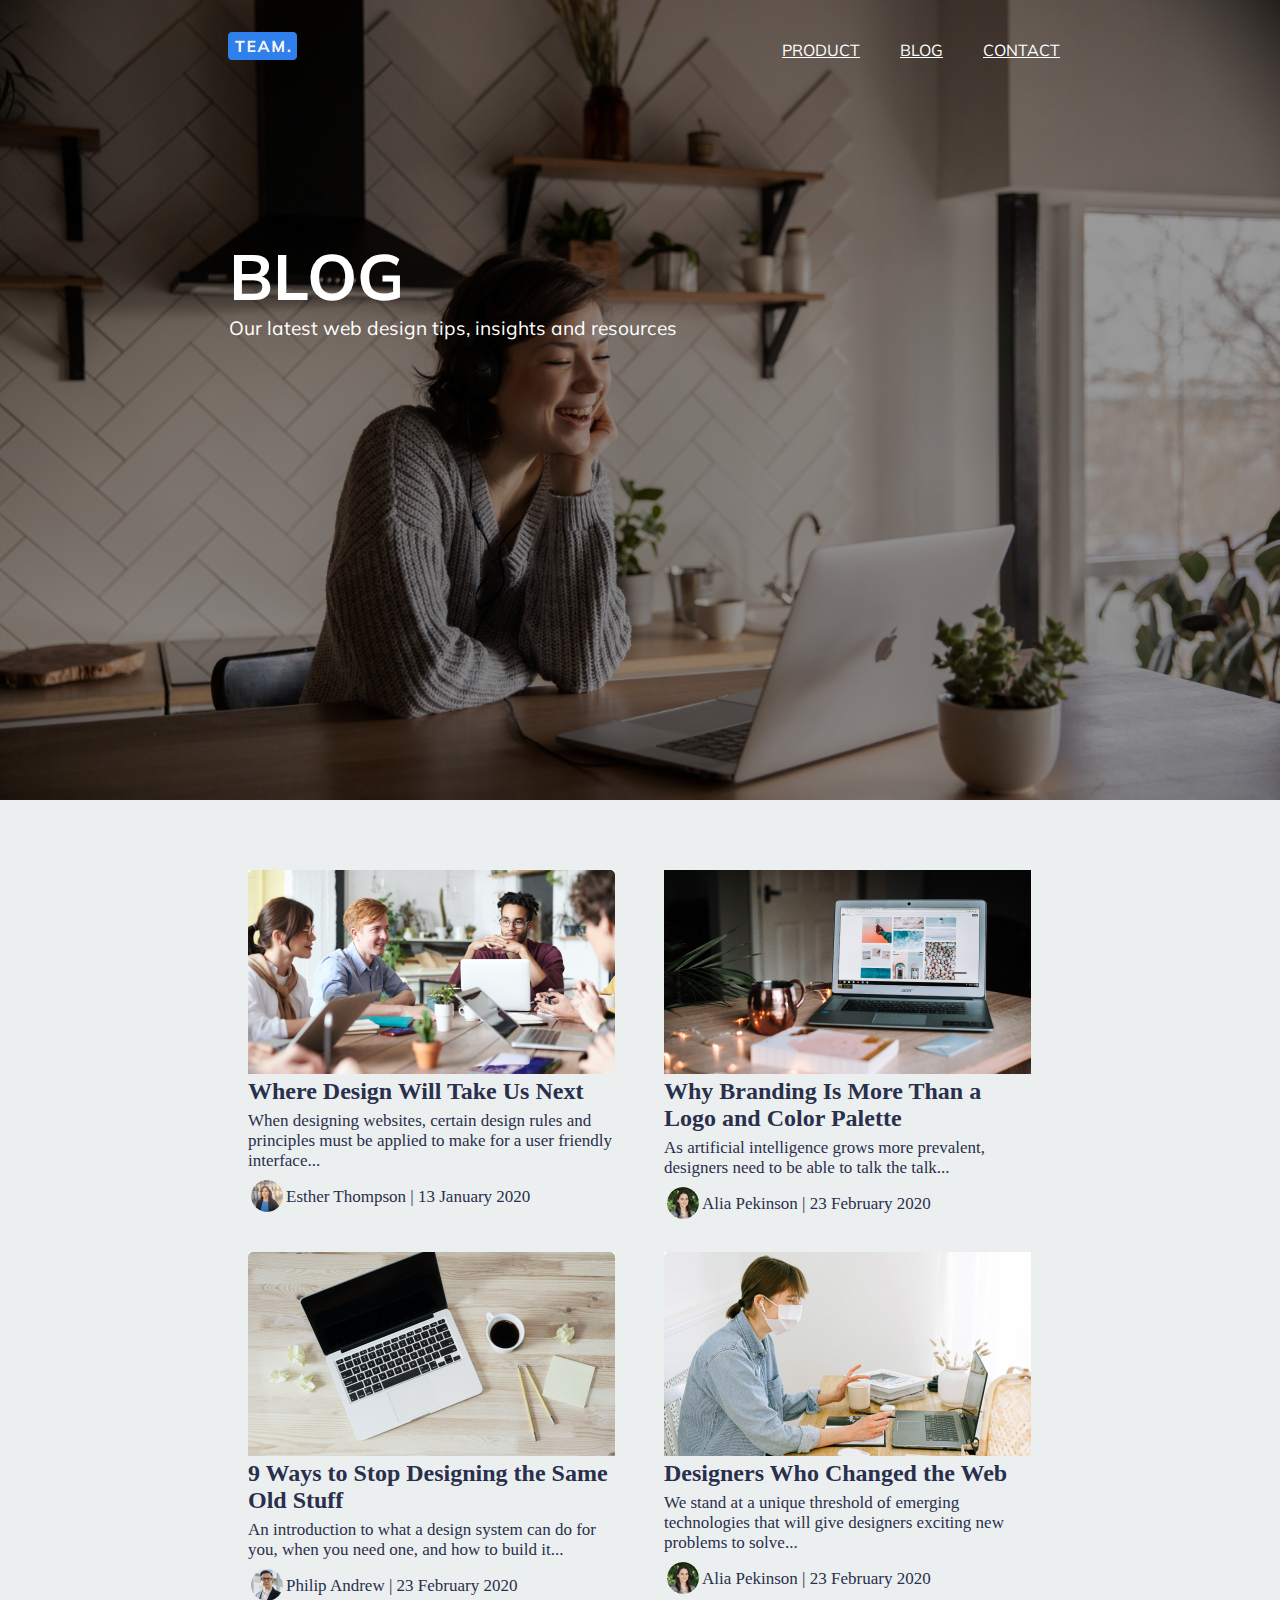
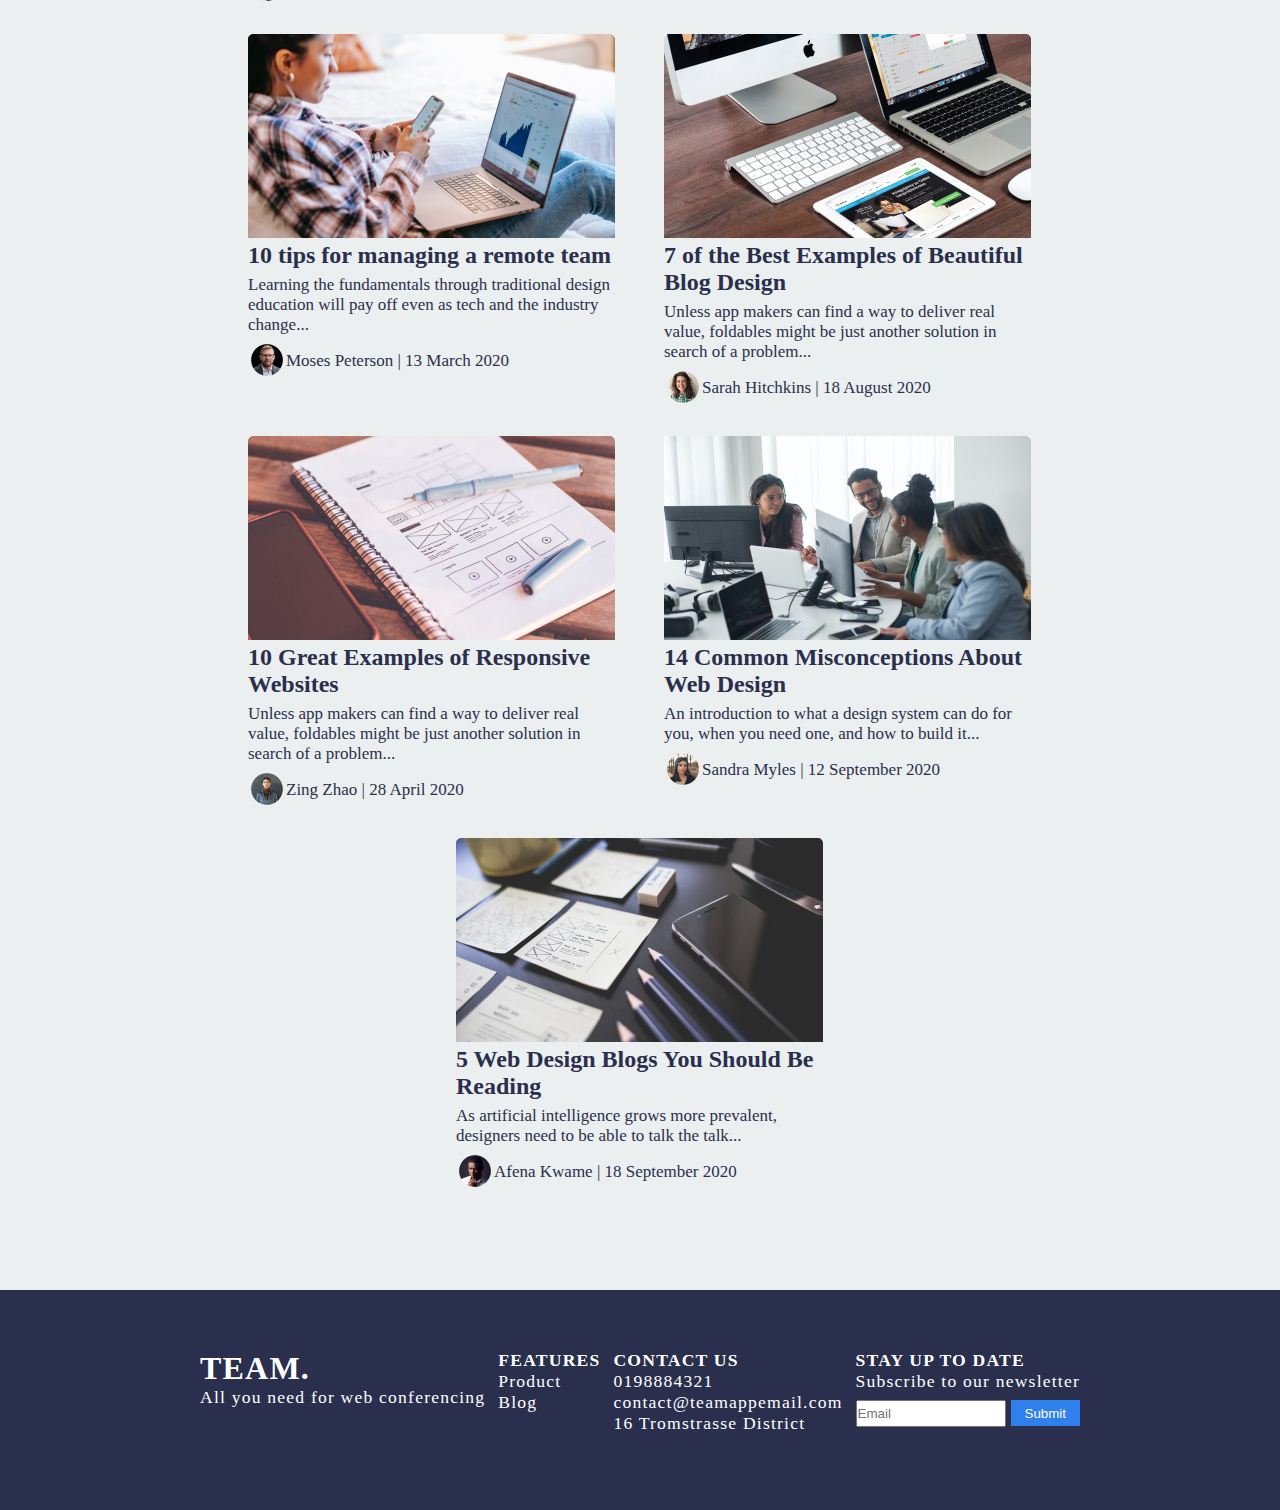
<file: blog.html>
<!DOCTYPE html>
<html lang="en">
<head>
    <meta charset="UTF-8">
    <meta http-equiv="X-UA-Compatible" content="IE=edge">
    <meta name="viewport" content="width=device-width, initial-scale=1.0">
    <title>Blog</title>
    <link rel="stylesheet" href="style.css">
     <link rel="icon" type="image/png" href="favicon.png">
    <link href="https://fonts.googleapis.com/css2?family=Cabin:wght@700&family=Mulish:wght@600;800&family=Roboto:wght@300;400&family=Rubik&display=swap" rel="stylesheet">

</head>
<body>
    <header class="blogheader">
        <nav>
            <div> <a href="index.html"><img src="teamlogo.png" alt="logo"> </a> </div>
             <div>
                <ul>
                    <li> <a href="product.html">PRODUCT <a></li>
                    <li> <a href="blog.html">BLOG</a></li>
                    <li><a href="contact.html">CONTACT</a></li>
                </ul>
            </div>
        </nav>

        <div class="blog-text">
            <h1>BLOG</h1>
            <p>Our latest web design tips, insights and resources</p>
           
            <!--<form action="#" method="POST">
                <label for="emailaddress">Email</label>
                <input type="email" id="emailaddress">
            </form> -->
        </div>
   </header>

   <main>
   
    <div class="blog-section">
        <div class="blog-card1"> <a href="blog1.html">
            <img src="blogimage1.jpg" alt="blogimage1">
            <h2>Where Design Will Take Us Next</h2>
            <p>When designing websites, certain design rules and principles must be applied to make for a user friendly interface...</p></a>
            <div class="author-date">
                <img src="p9.png" alt="Esther Thompson">
                <p>Esther Thompson | 13 January 2020</p>
            </div>
        </div>

        <div class="blog-card1" id="image2"> <a href="blog2.html">
            <img src="blogimage2.jpg" alt="blogimage1">
            <h2>Why Branding Is More Than a Logo and Color Palette</h2>
            <p>As artificial intelligence grows more prevalent, designers need to be able to talk the talk...</p></a>
            <div class="author-date">
                <img src="p3.png" alt="Alia Pekinson">
                <p>Alia Pekinson | 23 February 2020</p>
            </div>
        </div>

        <div class="blog-card1"> <a href="blog3.html">
            <img src="blogimage3.jpg" alt="blogimage1">
            <h2>9 Ways to Stop Designing the Same Old Stuff</h2>
            <p>An introduction to what a design system can do for you, when you need one, and how to build it...</p></a>
            <div class="author-date">
                <img src="p8.png" alt="Philip Andrew">
                <p>Philip Andrew | 23 February 2020</p>
            </div>
        </div>

        <div class="blog-card1"> <a href="blog4.html">
            <img src="blogimage4.jpg" alt="blogimage1">
            <h2>Designers Who Changed the Web</h2>
            <p>We stand at a unique threshold of emerging technologies that will give designers exciting new problems to solve...</p></a>
            <div class="author-date">
                <img src="p3.png" alt="Alia Pekinson">
                <p>Alia Pekinson | 23 February 2020</p>
            </div>
        </div>

        <div class="blog-card1"> <a href="blog5.html">
            <img src="blogimage5.jpg" alt="blogimage1">
            <h2>10 tips for managing a remote team</h2>
            <p>Learning the fundamentals through traditional design education will pay off even as tech and the industry change...</p></a>
            <div class="author-date">
                <img src="p4.png" alt="Esther Thompson">
                <p>Moses Peterson | 13 March 2020</p>
            </div>
        </div>

        <div class="blog-card1"> <a href="blog6.html">
            <img src="blogimage6.jpg" alt="blogimage1">
            <h2>7 of the Best Examples of Beautiful Blog Design</h2>
            <p>Unless app makers can find a way to deliver real value, foldables might be just another solution in search of a problem...</p></a>
            <div class="author-date">
                <img src="p1.png" alt="Esther Thompson">
                <p>Sarah Hitchkins | 18 August 2020</p>
            </div>
        </div>

        <div class="blog-card1"> <a href="blog7.html">
            <img src="blogimage7.jpg" alt="blogimage1">
            <h2>10 Great Examples of Responsive Websites</h2>
            <p>Unless app makers can find a way to deliver real value, foldables might be just another solution in search of a problem...</p></a>
            <div class="author-date">
                <img src="p7.png" alt="Esther Thompson">
                <p>Zing Zhao | 28 April 2020</p>
            </div>
        </div>

        <div class="blog-card1"> <a href="blog8.html">
            <img src="blogimage8.jpg" alt="blogimage1">
            <h2>14 Common Misconceptions About Web Design</h2>
            <p>An introduction to what a design system can do for you, when you need one, and how to build it...</p></a>
            <div class="author-date">
                <img src="p5.png" alt="Sandra Myles">
                <p>Sandra Myles | 12 September 2020</p>
            </div>
        </div>
        
        <div class="blog-card1"> <a href="blog9.html">
            <img src="blogimage9.jpg" alt="blogimage1">
            <h2>5 Web Design Blogs You Should Be Reading</h2>
            <p>As artificial intelligence grows more prevalent, designers need to be able to talk the talk...</p></a>
            <div class="author-date">
                <img src="p6.png" alt="Afena Kwame">
                <p>Afena Kwame | 18 September 2020</p>
            </div>
        </div>
       
       
    </div>
   </main>

   <footer>
    <div class="footer">
        <div>
            <h1>TEAM.</h1>
            <p class="footer-text">All you need for web conferencing</p>
        </div>
        <div>
            <h1 class="footer-details">FEATURES</h1>
            <a href="product.html"><p class="footer-text">Product</p></a>
            <a href="blog.html"><p class="footer-text">Blog</p></a>
        </div>
        <div>
            <h1 class="footer-details">CONTACT US</h1>
            <p class="footer-text">0198884321</p>
            <p class="footer-text">contact@teamappemail.com</p>
            <p class="footer-text">16 Tromstrasse District</p>
        </div>
        <div class="subscribe">
            <h1 class="footer-details">STAY UP TO DATE</h1>
            <p class="footer-text">Subscribe to our newsletter</p>
            <form action="abc@email.com" method="POST">
                <input type="text" username="Email" id="Email" placeholder="Email">
                <input type="submit">
            </form>
        </div>
    </div>
   </footer>
</body>
</html>
</file>
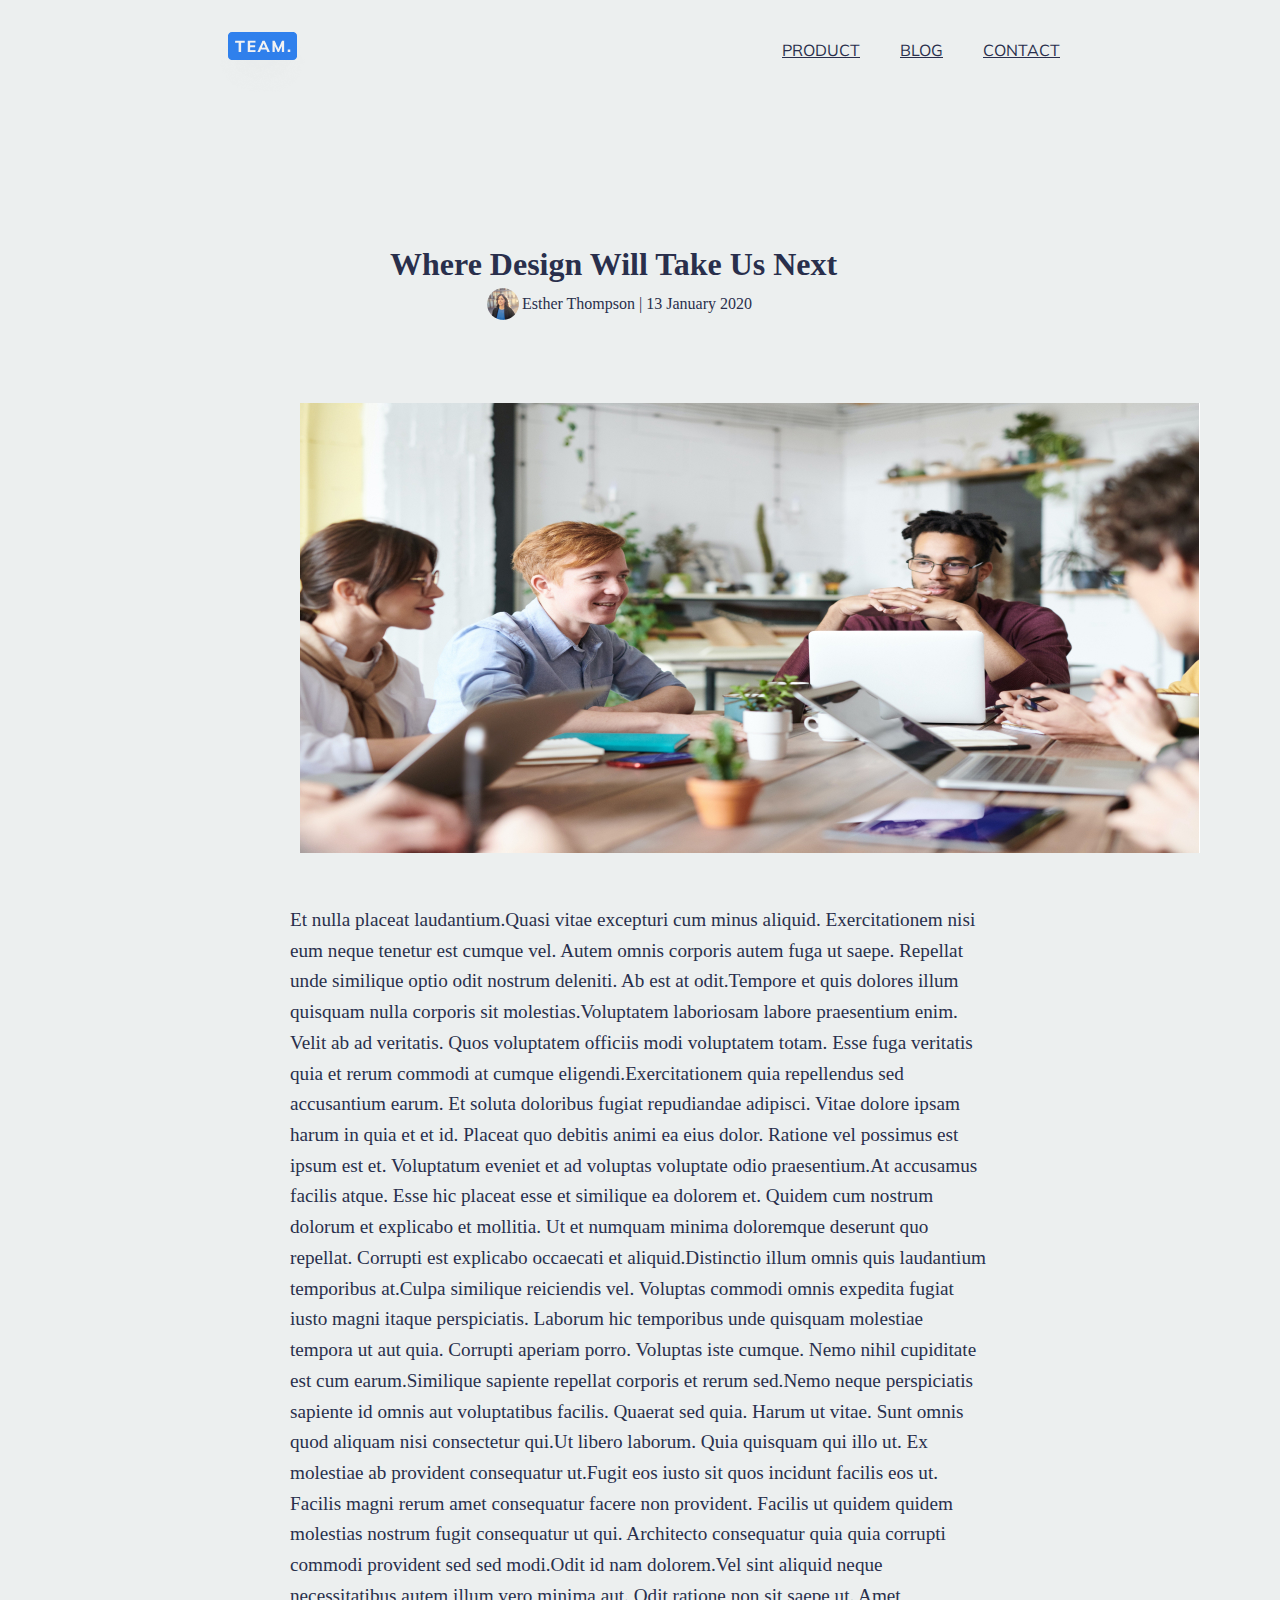
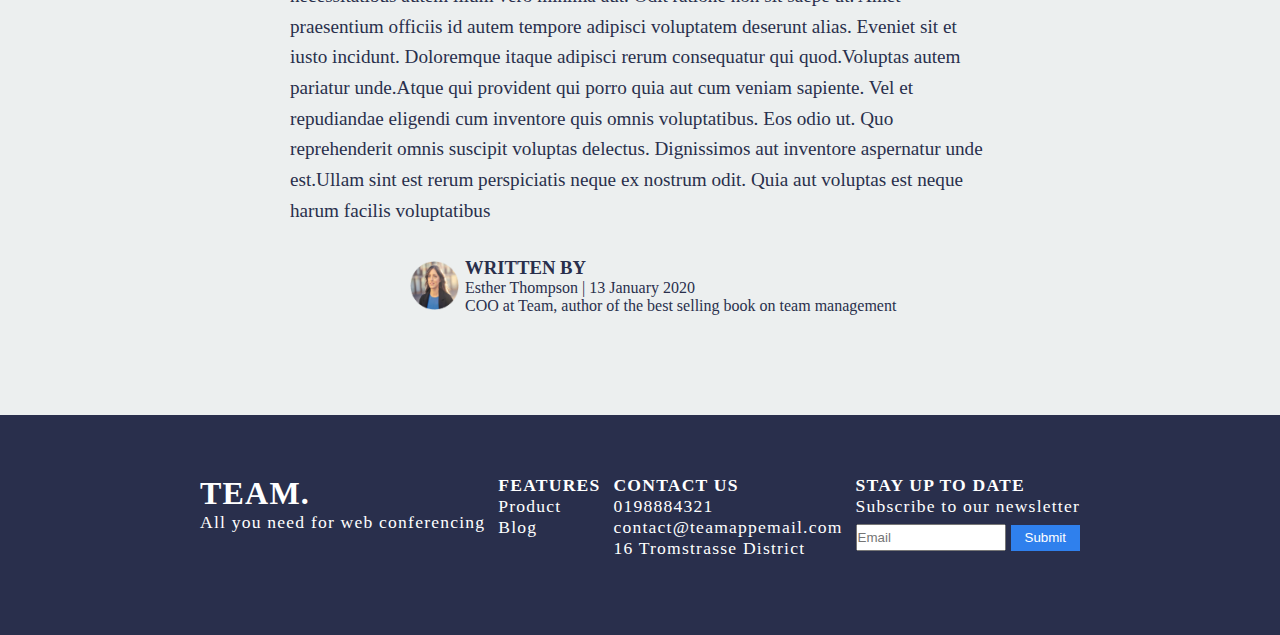
<file: blog1.html>
<!DOCTYPE html>
<html lang="en">
<head>
    <meta charset="UTF-8">
    <meta http-equiv="X-UA-Compatible" content="IE=edge">
    <meta name="viewport" content="width=device-width, initial-scale=1.0">
    <title>Where Design Will Take Us Next</title>
    <link rel="stylesheet" href="blogstyle.css">
     <link rel="icon" type="image/png" href="favicon.png">
    <link href="https://fonts.googleapis.com/css2?family=Cabin:wght@700&family=Mulish:wght@600;800&family=Roboto:wght@300;400&family=Rubik&display=swap" rel="stylesheet">

</head>
<body>
    <header class="blog-page1-header">
        <nav>
            <div> <a href="index.html"><img src="teamlogo.png" alt="logo"> </a> </div>
             <div>
                <ul>
                    <li> <a href="product.html">PRODUCT <a></li>
                    <li> <a href="blog.html">BLOG</a></li>
                    <li><a href="contact.html">CONTACT</a></li>
                </ul>
            </div>
        </nav>
   </header>

   <main>
        <div class="blog-header-text">
            <h1>Where Design Will Take Us Next</h1>
            <div class="author-date">
                <img src="p9.png" alt="Esther Thompson">
                <p>Esther Thompson | 13 January 2020</p>
            </div>
        </div>


       <div class="blog1-header-image">
            <img src="blog1.jpg" alt="blog1imageheader">
       </div>

       <div class="blog1-text">
        <p>Et nulla placeat laudantium.Quasi vitae excepturi cum minus aliquid. Exercitationem nisi eum neque tenetur est cumque vel. Autem omnis corporis autem fuga ut saepe. Repellat unde similique optio odit nostrum deleniti. Ab est at odit.Tempore et quis dolores illum quisquam nulla corporis sit molestias.Voluptatem laboriosam labore praesentium enim. Velit ab ad veritatis. Quos voluptatem officiis modi voluptatem totam. Esse fuga veritatis quia et rerum commodi at cumque eligendi.Exercitationem quia repellendus sed accusantium earum. Et soluta doloribus fugiat repudiandae adipisci. Vitae dolore ipsam harum in quia et et id. Placeat quo debitis animi ea eius dolor. Ratione vel possimus est ipsum est et. Voluptatum eveniet et ad voluptas voluptate odio praesentium.At accusamus facilis atque. Esse hic placeat esse et similique ea dolorem et. Quidem cum nostrum dolorum et explicabo et mollitia. Ut et numquam minima doloremque deserunt quo repellat. Corrupti est explicabo occaecati et aliquid.Distinctio illum omnis quis laudantium temporibus at.Culpa similique reiciendis vel. Voluptas commodi omnis expedita fugiat iusto magni itaque perspiciatis. Laborum hic temporibus unde quisquam molestiae tempora ut aut quia. Corrupti aperiam porro. Voluptas iste cumque. Nemo nihil cupiditate est cum earum.Similique sapiente repellat corporis et rerum sed.Nemo neque perspiciatis sapiente id omnis aut voluptatibus facilis. Quaerat sed quia. Harum ut vitae. Sunt omnis quod aliquam nisi consectetur qui.Ut libero laborum. Quia quisquam qui illo ut. Ex molestiae ab provident consequatur ut.Fugit eos iusto sit quos incidunt facilis eos ut. Facilis magni rerum amet consequatur facere non provident. Facilis ut quidem quidem molestias nostrum fugit consequatur ut qui. Architecto consequatur quia quia corrupti commodi provident sed sed modi.Odit id nam dolorem.Vel sint aliquid neque necessitatibus autem illum vero minima aut. Odit ratione non sit saepe ut. Amet praesentium officiis id autem tempore adipisci voluptatem deserunt alias. Eveniet sit et iusto incidunt. Doloremque itaque adipisci rerum consequatur qui quod.Voluptas autem pariatur unde.Atque qui provident qui porro quia aut cum veniam sapiente. Vel et repudiandae eligendi cum inventore quis omnis voluptatibus. Eos odio ut. Quo reprehenderit omnis suscipit voluptas delectus. Dignissimos aut inventore aspernatur unde est.Ullam sint est rerum perspiciatis neque ex nostrum odit. Quia aut voluptas est neque harum facilis voluptatibus‍</p>
       </div> 

        <div class="author-section">
            <img src="b1.png" alt="Alia Pekinson">

            <div class="author-detail"> 
                <h3> WRITTEN BY </h3>
                <p>Esther Thompson | 13 January 2020</p>
                <p>COO at Team, author of the best selling book on team management</p>
            </div>
        </div>
      
   </main>

   <footer>
    <div class="footer">
        <div>
            <h1>TEAM.</h1>
            <p class="footer-text">All you need for web conferencing</p>
        </div>
        <div>
            <h1 class="footer-details">FEATURES</h1>
            <a href="product.html"><p class="footer-text">Product</p></a>
            <a href="blog.html"><p class="footer-text">Blog</p></a>
        </div>
        <div>
            <h1 class="footer-details">CONTACT US</h1>
            <p class="footer-text">0198884321</p>
            <p class="footer-text">contact@teamappemail.com</p>
            <p class="footer-text">16 Tromstrasse District</p>
        </div>
        <div class="subscribe">
            <h1 class="footer-details">STAY UP TO DATE</h1>
            <p class="footer-text">Subscribe to our newsletter</p>
            <form action="abc@email.com" method="POST">
                <input type="text" username="Email" id="Email" placeholder="Email">
                <input type="submit">
            </form>
        </div>
    </div>

   </footer>
</body>
</html>
</file>
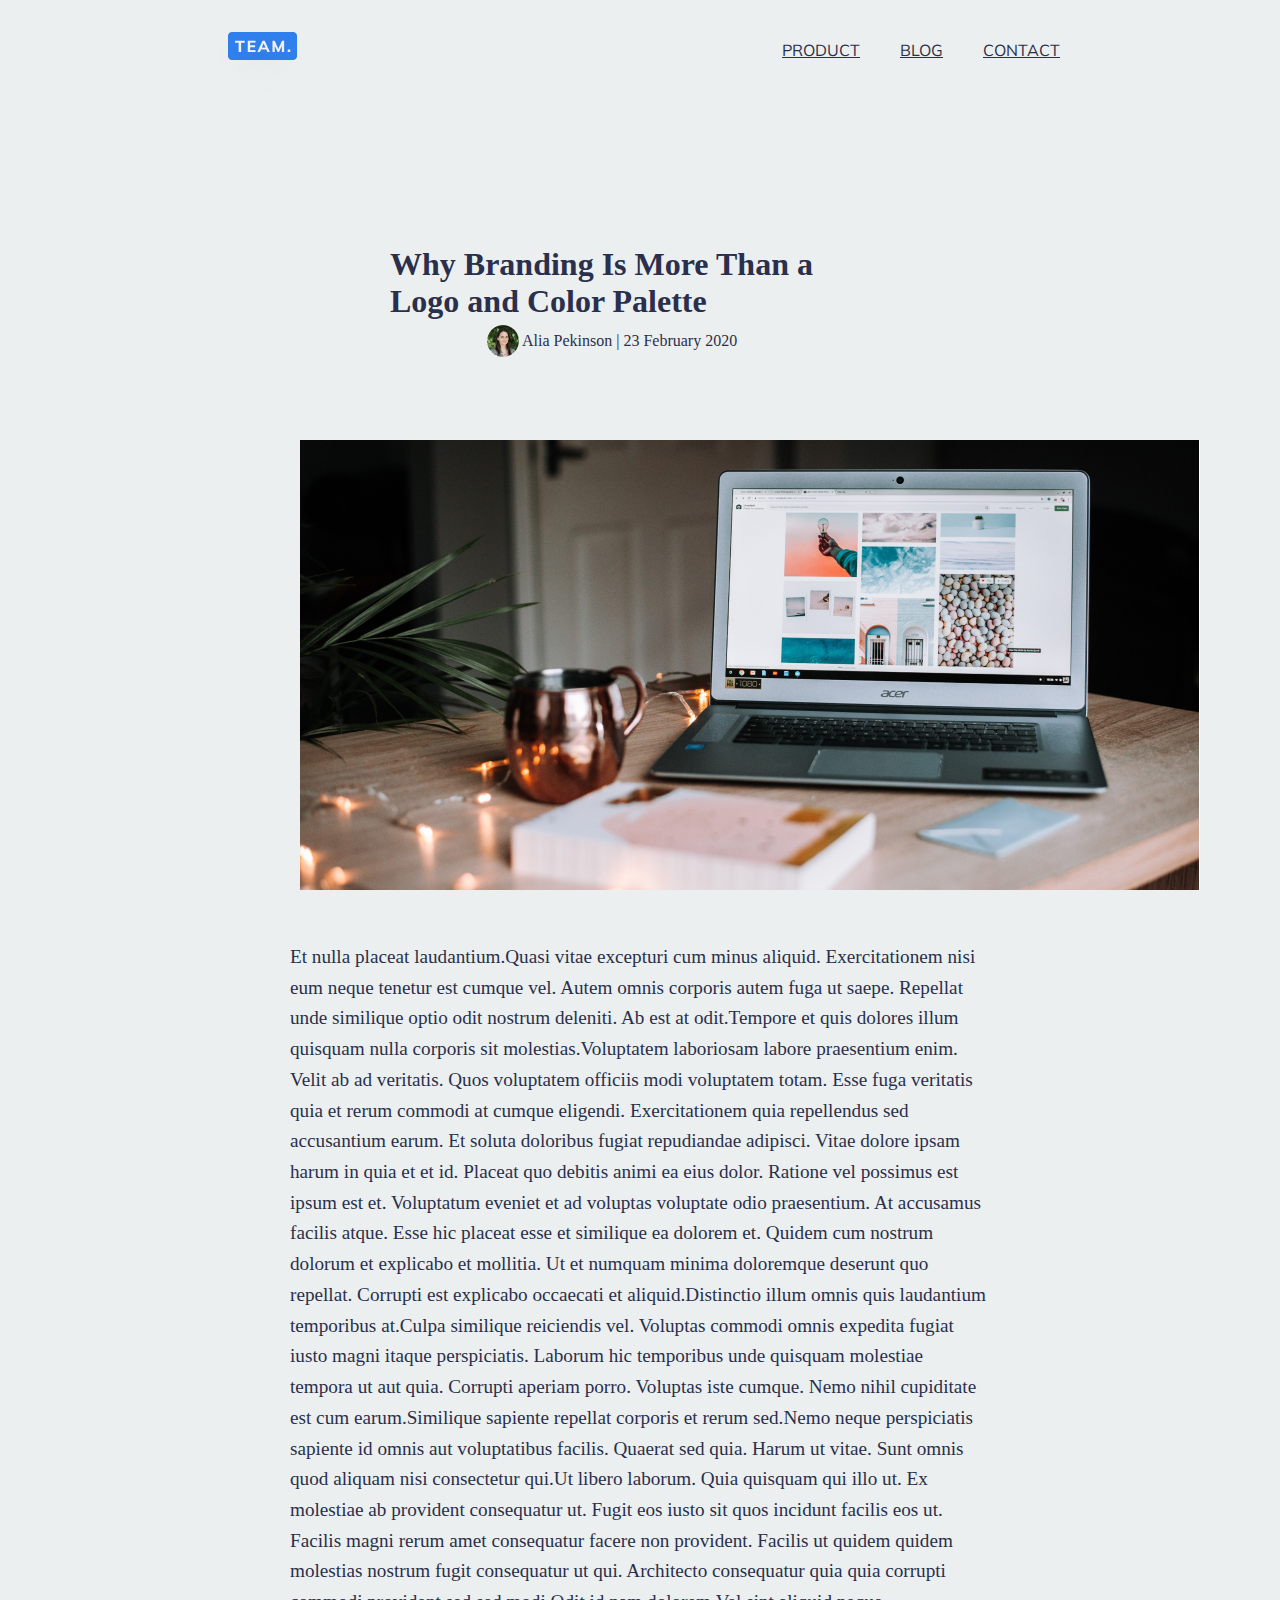
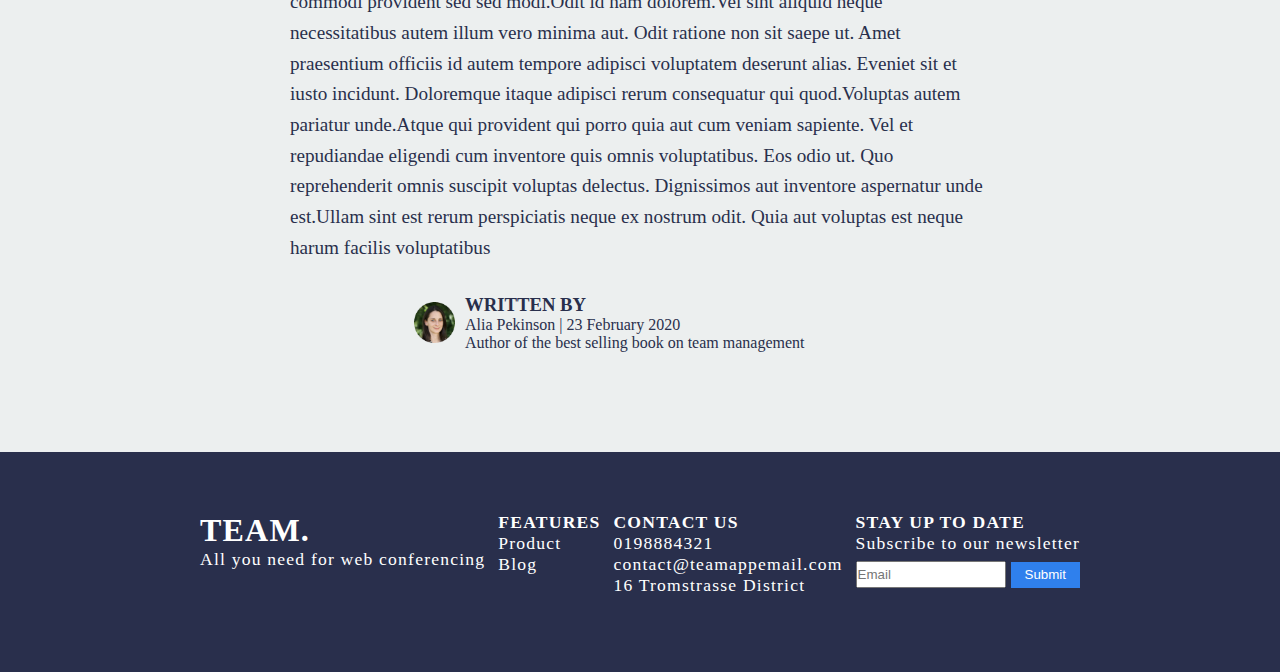
<file: blog2.html>
<!DOCTYPE html>
<html lang="en">
<head>
    <meta charset="UTF-8">
    <meta http-equiv="X-UA-Compatible" content="IE=edge">
    <meta name="viewport" content="width=device-width, initial-scale=1.0">
    <title>Why Branding Is More Than a Logo and Color Palette</title>
    <link rel="stylesheet" href="blogstyle.css">
     <link rel="icon" type="image/png" href="favicon.png">
    <link href="https://fonts.googleapis.com/css2?family=Cabin:wght@700&family=Mulish:wght@600;800&family=Roboto:wght@300;400&family=Rubik&display=swap" rel="stylesheet">

</head>
<body>
    <header class="blog-page1-header">
        <nav>
            <div> <a href="index.html"><img src="teamlogo.png" alt="logo"> </a> </div>
             <div>
                <ul>
                    <li> <a href="product.html">PRODUCT <a></li>
                    <li> <a href="blog.html">BLOG</a></li>
                    <li><a href="contact.html">CONTACT</a></li>
                </ul>
            </div>
        </nav>
   </header>

   <main>
        <div class="blog-header-text">
            <h1>Why Branding Is More Than a Logo and Color Palette</h1>
            <div class="author-date">
                <img src="p3.png" alt="Alia Pekinson">
                <p>Alia Pekinson | 23 February 2020</p>
            </div>
        </div>


       <div class="blog1-header-image">
            <img src="blog2.jpg" alt="blog1imageheader">
       </div>

       <div class="blog1-text">
        <p>Et nulla placeat laudantium.Quasi vitae excepturi cum minus aliquid. Exercitationem nisi eum neque tenetur est cumque vel. Autem omnis corporis autem fuga ut saepe. Repellat unde similique optio odit nostrum deleniti. Ab est at odit.Tempore et quis dolores illum quisquam nulla corporis sit molestias.Voluptatem laboriosam labore praesentium enim. Velit ab ad veritatis. Quos voluptatem officiis modi voluptatem totam. Esse fuga veritatis quia et rerum commodi at cumque eligendi. Exercitationem quia repellendus sed accusantium earum. Et soluta doloribus fugiat repudiandae adipisci. Vitae dolore ipsam harum in quia et et id. Placeat quo debitis animi ea eius dolor. Ratione vel possimus est ipsum est et. Voluptatum eveniet et ad voluptas voluptate odio praesentium. At accusamus facilis atque. Esse hic placeat esse et similique ea dolorem et. Quidem cum nostrum dolorum et explicabo et mollitia. Ut et numquam minima doloremque deserunt quo repellat. Corrupti est explicabo occaecati et aliquid.Distinctio illum omnis quis laudantium temporibus at.Culpa similique reiciendis vel. Voluptas commodi omnis expedita fugiat iusto magni itaque perspiciatis. Laborum hic temporibus unde quisquam molestiae tempora ut aut quia. Corrupti aperiam porro. Voluptas iste cumque. Nemo nihil cupiditate est cum earum.Similique sapiente repellat corporis et rerum sed.Nemo neque perspiciatis sapiente id omnis aut voluptatibus facilis. Quaerat sed quia. Harum ut vitae. Sunt omnis quod aliquam nisi consectetur qui.Ut libero laborum. Quia quisquam qui illo ut. Ex molestiae ab provident consequatur ut. Fugit eos iusto sit quos incidunt facilis eos ut. Facilis magni rerum amet consequatur facere non provident. Facilis ut quidem quidem molestias nostrum fugit consequatur ut qui. Architecto consequatur quia quia corrupti commodi provident sed sed modi.Odit id nam dolorem.Vel sint aliquid neque necessitatibus autem illum vero minima aut. Odit ratione non sit saepe ut. Amet praesentium officiis id autem tempore adipisci voluptatem deserunt alias. Eveniet sit et iusto incidunt. Doloremque itaque adipisci rerum consequatur qui quod.Voluptas autem pariatur unde.Atque qui provident qui porro quia aut cum veniam sapiente. Vel et repudiandae eligendi cum inventore quis omnis voluptatibus. Eos odio ut. Quo reprehenderit omnis suscipit voluptas delectus. Dignissimos aut inventore aspernatur unde est.Ullam sint est rerum perspiciatis neque ex nostrum odit. Quia aut voluptas est neque harum facilis voluptatibus‍</p>
       </div> 

        <div class="author-section">
            <img src="b2.png" alt="Alia Pekinson">

            <div class="author-detail"> 
                <h3> WRITTEN BY </h3>
                <p>Alia Pekinson | 23 February 2020</p>
                <p>Author of the best selling book on team management</p>
            </div>
        </div>
      
   </main>

   <footer>
    <div class="footer">
        <div>
            <h1>TEAM.</h1>
            <p class="footer-text">All you need for web conferencing</p>
        </div>
        <div>
            <h1 class="footer-details">FEATURES</h1>
            <a href="product.html"><p class="footer-text">Product</p></a>
            <a href="blog.html"><p class="footer-text">Blog</p></a>
        </div>
        <div>
            <h1 class="footer-details">CONTACT US</h1>
            <p class="footer-text">0198884321</p>
            <p class="footer-text">contact@teamappemail.com</p>
            <p class="footer-text">16 Tromstrasse District</p>
        </div>
        <div class="subscribe">
            <h1 class="footer-details">STAY UP TO DATE</h1>
            <p class="footer-text">Subscribe to our newsletter</p>
            <form action="abc@email.com" method="POST">
                <input type="text" username="Email" id="Email" placeholder="Email">
                <input type="submit">
            </form>
        </div>
    </div>

   </footer>
</body>
</html>
</file>
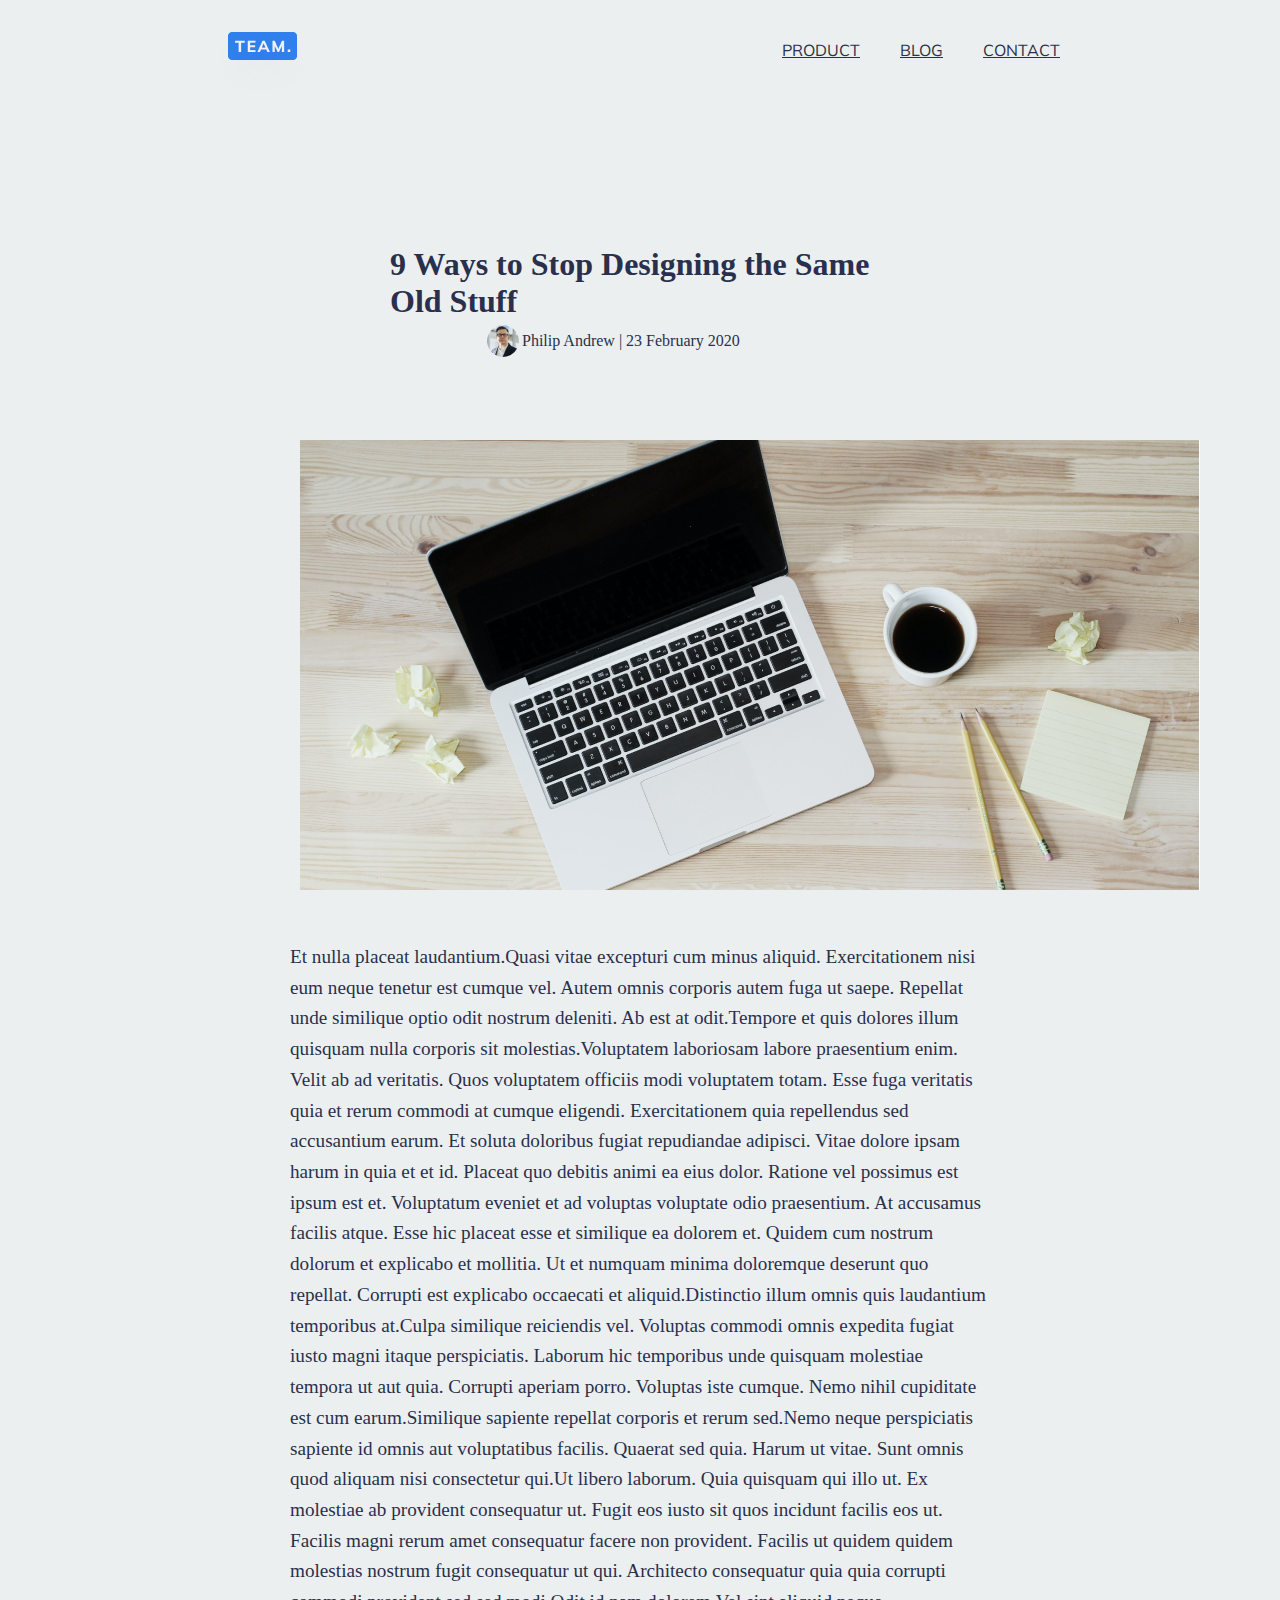
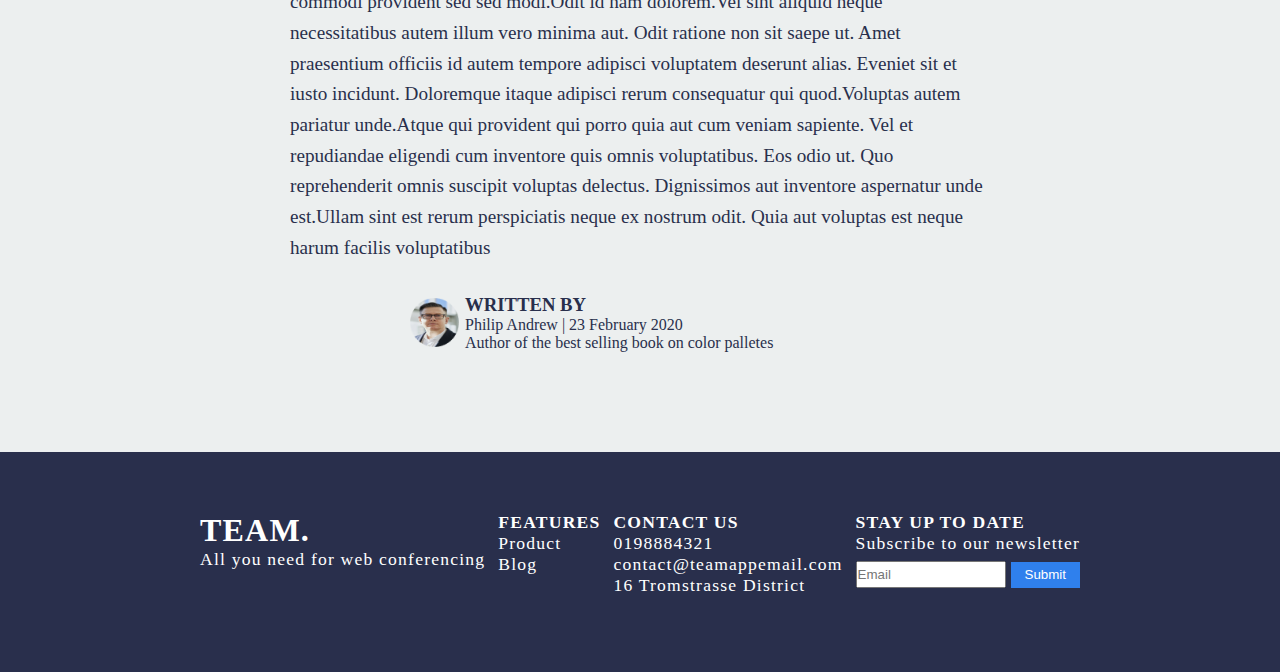
<file: blog3.html>
<!DOCTYPE html>
<html lang="en">
<head>
    <meta charset="UTF-8">
    <meta http-equiv="X-UA-Compatible" content="IE=edge">
    <meta name="viewport" content="width=device-width, initial-scale=1.0">
    <title>Why Branding Is More Than a Logo and Color Palette</title>
    <link rel="stylesheet" href="blogstyle.css">
     <link rel="icon" type="image/png" href="favicon.png">
    <link href="https://fonts.googleapis.com/css2?family=Cabin:wght@700&family=Mulish:wght@600;800&family=Roboto:wght@300;400&family=Rubik&display=swap" rel="stylesheet">

</head>
<body>
    <header class="blog-page1-header">
        <nav>
            <div> <a href="index.html"><img src="teamlogo.png" alt="logo"> </a> </div>
             <div>
                <ul>
                    <li> <a href="product.html">PRODUCT <a></li>
                    <li> <a href="blog.html">BLOG</a></li>
                    <li><a href="contact.html">CONTACT</a></li>
                </ul>
            </div>
        </nav>
   </header>

   <main>
        <div class="blog-header-text">
            <h1>9 Ways to Stop Designing the Same Old Stuff</h1>
            <div class="author-date">
                <img src="p8.png" alt="Philip Andrew">
                <p>Philip Andrew | 23 February 2020</p>
            </div>
        </div>


       <div class="blog1-header-image">
            <img src="blog3.jpg" alt="blog1imageheader">
       </div>

       <div class="blog1-text">
        <p>Et nulla placeat laudantium.Quasi vitae excepturi cum minus aliquid. Exercitationem nisi eum neque tenetur est cumque vel. Autem omnis corporis autem fuga ut saepe. Repellat unde similique optio odit nostrum deleniti. Ab est at odit.Tempore et quis dolores illum quisquam nulla corporis sit molestias.Voluptatem laboriosam labore praesentium enim. Velit ab ad veritatis. Quos voluptatem officiis modi voluptatem totam. Esse fuga veritatis quia et rerum commodi at cumque eligendi. Exercitationem quia repellendus sed accusantium earum. Et soluta doloribus fugiat repudiandae adipisci. Vitae dolore ipsam harum in quia et et id. Placeat quo debitis animi ea eius dolor. Ratione vel possimus est ipsum est et. Voluptatum eveniet et ad voluptas voluptate odio praesentium. At accusamus facilis atque. Esse hic placeat esse et similique ea dolorem et. Quidem cum nostrum dolorum et explicabo et mollitia. Ut et numquam minima doloremque deserunt quo repellat. Corrupti est explicabo occaecati et aliquid.Distinctio illum omnis quis laudantium temporibus at.Culpa similique reiciendis vel. Voluptas commodi omnis expedita fugiat iusto magni itaque perspiciatis. Laborum hic temporibus unde quisquam molestiae tempora ut aut quia. Corrupti aperiam porro. Voluptas iste cumque. Nemo nihil cupiditate est cum earum.Similique sapiente repellat corporis et rerum sed.Nemo neque perspiciatis sapiente id omnis aut voluptatibus facilis. Quaerat sed quia. Harum ut vitae. Sunt omnis quod aliquam nisi consectetur qui.Ut libero laborum. Quia quisquam qui illo ut. Ex molestiae ab provident consequatur ut. Fugit eos iusto sit quos incidunt facilis eos ut. Facilis magni rerum amet consequatur facere non provident. Facilis ut quidem quidem molestias nostrum fugit consequatur ut qui. Architecto consequatur quia quia corrupti commodi provident sed sed modi.Odit id nam dolorem.Vel sint aliquid neque necessitatibus autem illum vero minima aut. Odit ratione non sit saepe ut. Amet praesentium officiis id autem tempore adipisci voluptatem deserunt alias. Eveniet sit et iusto incidunt. Doloremque itaque adipisci rerum consequatur qui quod.Voluptas autem pariatur unde.Atque qui provident qui porro quia aut cum veniam sapiente. Vel et repudiandae eligendi cum inventore quis omnis voluptatibus. Eos odio ut. Quo reprehenderit omnis suscipit voluptas delectus. Dignissimos aut inventore aspernatur unde est.Ullam sint est rerum perspiciatis neque ex nostrum odit. Quia aut voluptas est neque harum facilis voluptatibus‍</p>
       </div> 

        <div class="author-section">
            <img src="b3.png" alt="Philip Andrew">

            <div class="author-detail"> 
                <h3> WRITTEN BY </h3>
                <p>Philip Andrew | 23 February 2020</p>
                <p>Author of the best selling book on color palletes</p>
            </div>
        </div>
      
   </main>

   <footer>
    <div class="footer">
        <div>
            <h1>TEAM.</h1>
            <p class="footer-text">All you need for web conferencing</p>
        </div>
        <div>
            <h1 class="footer-details">FEATURES</h1>
            <a href="product.html"><p class="footer-text">Product</p></a>
            <a href="blog.html"><p class="footer-text">Blog</p></a>
        </div>
        <div>
            <h1 class="footer-details">CONTACT US</h1>
            <p class="footer-text">0198884321</p>
            <p class="footer-text">contact@teamappemail.com</p>
            <p class="footer-text">16 Tromstrasse District</p>
        </div>
        <div class="subscribe">
            <h1 class="footer-details">STAY UP TO DATE</h1>
            <p class="footer-text">Subscribe to our newsletter</p>
            <form action="abc@email.com" method="POST">
                <input type="text" username="Email" id="Email" placeholder="Email">
                <input type="submit">
            </form>
        </div>
    </div>

   </footer>
</body>
</html>
</file>
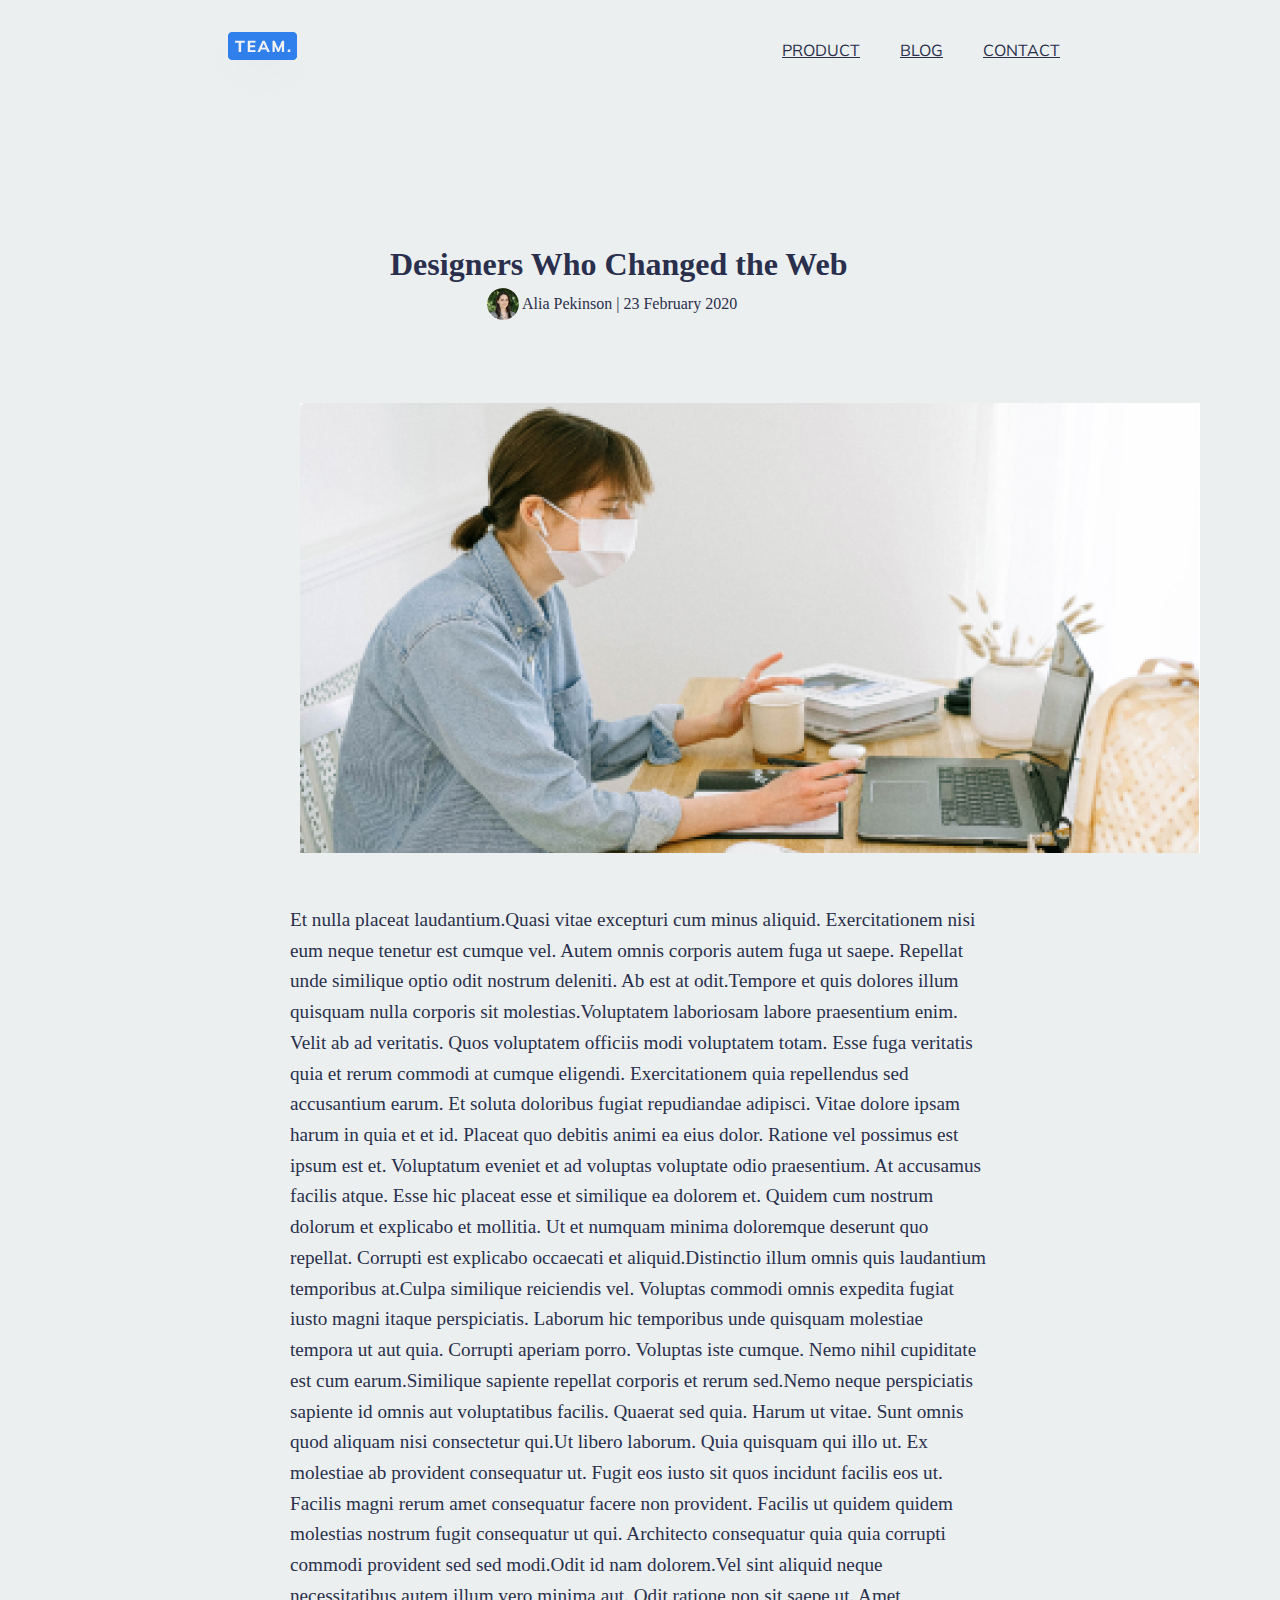
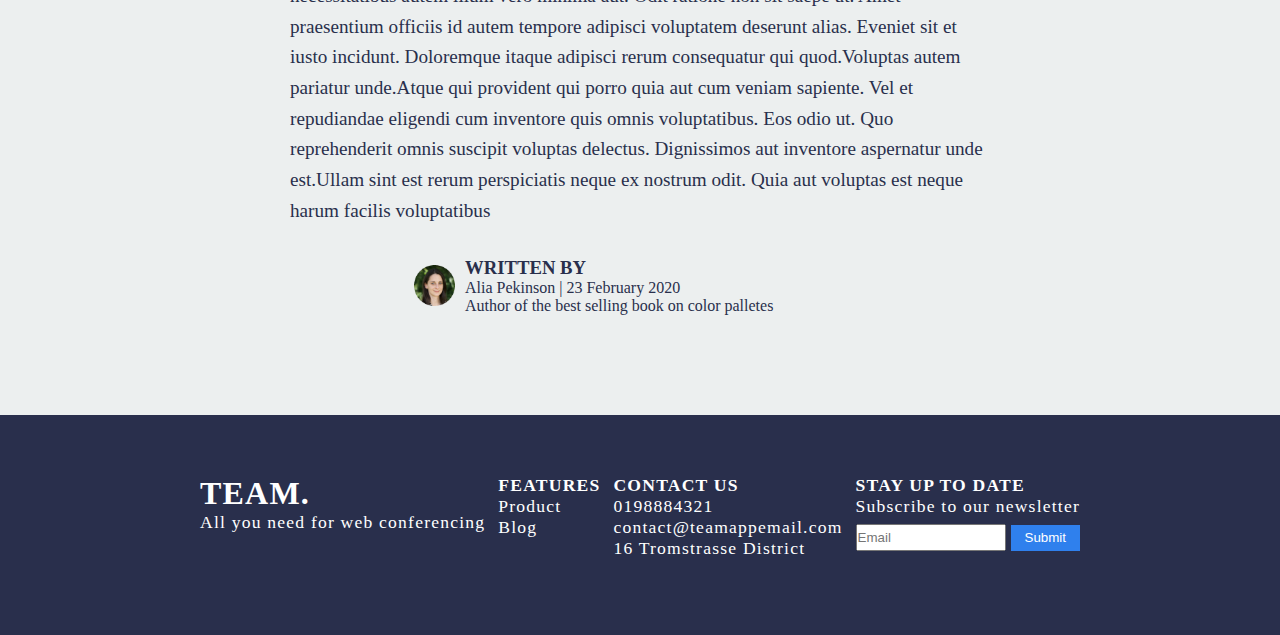
<file: blog4.html>
<!DOCTYPE html>
<html lang="en">
<head>
    <meta charset="UTF-8">
    <meta http-equiv="X-UA-Compatible" content="IE=edge">
    <meta name="viewport" content="width=device-width, initial-scale=1.0">
    <title>Why Branding Is More Than a Logo and Color Palette</title>
    <link rel="stylesheet" href="blogstyle.css">
     <link rel="icon" type="image/png" href="favicon.png">
    <link href="https://fonts.googleapis.com/css2?family=Cabin:wght@700&family=Mulish:wght@600;800&family=Roboto:wght@300;400&family=Rubik&display=swap" rel="stylesheet">

</head>
<body>
    <header class="blog-page1-header">
        <nav>
            <div> <a href="index.html"><img src="teamlogo.png" alt="logo"> </a> </div>
             <div>
                <ul>
                    <li> <a href="product.html">PRODUCT <a></li>
                    <li> <a href="blog.html">BLOG</a></li>
                    <li><a href="contact.html">CONTACT</a></li>
                </ul>
            </div>
        </nav>
   </header>

   <main>
        <div class="blog-header-text">
            <h1>Designers Who Changed the Web</h1>
            <div class="author-date">
                <img src="p3.png" alt="Alia Pekinson">
                <p>Alia Pekinson | 23 February 2020</p>
            </div>
        </div>


       <div class="blog1-header-image">
            <img src="blog4.jpg" alt="blog1imageheader">
       </div>

       <div class="blog1-text">
        <p>Et nulla placeat laudantium.Quasi vitae excepturi cum minus aliquid. Exercitationem nisi eum neque tenetur est cumque vel. Autem omnis corporis autem fuga ut saepe. Repellat unde similique optio odit nostrum deleniti. Ab est at odit.Tempore et quis dolores illum quisquam nulla corporis sit molestias.Voluptatem laboriosam labore praesentium enim. Velit ab ad veritatis. Quos voluptatem officiis modi voluptatem totam. Esse fuga veritatis quia et rerum commodi at cumque eligendi. Exercitationem quia repellendus sed accusantium earum. Et soluta doloribus fugiat repudiandae adipisci. Vitae dolore ipsam harum in quia et et id. Placeat quo debitis animi ea eius dolor. Ratione vel possimus est ipsum est et. Voluptatum eveniet et ad voluptas voluptate odio praesentium. At accusamus facilis atque. Esse hic placeat esse et similique ea dolorem et. Quidem cum nostrum dolorum et explicabo et mollitia. Ut et numquam minima doloremque deserunt quo repellat. Corrupti est explicabo occaecati et aliquid.Distinctio illum omnis quis laudantium temporibus at.Culpa similique reiciendis vel. Voluptas commodi omnis expedita fugiat iusto magni itaque perspiciatis. Laborum hic temporibus unde quisquam molestiae tempora ut aut quia. Corrupti aperiam porro. Voluptas iste cumque. Nemo nihil cupiditate est cum earum.Similique sapiente repellat corporis et rerum sed.Nemo neque perspiciatis sapiente id omnis aut voluptatibus facilis. Quaerat sed quia. Harum ut vitae. Sunt omnis quod aliquam nisi consectetur qui.Ut libero laborum. Quia quisquam qui illo ut. Ex molestiae ab provident consequatur ut. Fugit eos iusto sit quos incidunt facilis eos ut. Facilis magni rerum amet consequatur facere non provident. Facilis ut quidem quidem molestias nostrum fugit consequatur ut qui. Architecto consequatur quia quia corrupti commodi provident sed sed modi.Odit id nam dolorem.Vel sint aliquid neque necessitatibus autem illum vero minima aut. Odit ratione non sit saepe ut. Amet praesentium officiis id autem tempore adipisci voluptatem deserunt alias. Eveniet sit et iusto incidunt. Doloremque itaque adipisci rerum consequatur qui quod.Voluptas autem pariatur unde.Atque qui provident qui porro quia aut cum veniam sapiente. Vel et repudiandae eligendi cum inventore quis omnis voluptatibus. Eos odio ut. Quo reprehenderit omnis suscipit voluptas delectus. Dignissimos aut inventore aspernatur unde est.Ullam sint est rerum perspiciatis neque ex nostrum odit. Quia aut voluptas est neque harum facilis voluptatibus‍</p>
       </div> 

        <div class="author-section">
            <img src="b2.png" alt="Alia Pekinson">

            <div class="author-detail"> 
                <h3> WRITTEN BY </h3>
                <p>Alia Pekinson | 23 February 2020</p>
                <p>Author of the best selling book on color palletes</p>
            </div>
        </div>
      
   </main>

   <footer>
    <div class="footer">
        <div>
            <h1>TEAM.</h1>
            <p class="footer-text">All you need for web conferencing</p>
        </div>
        <div>
            <h1 class="footer-details">FEATURES</h1>
            <a href="product.html"><p class="footer-text">Product</p></a>
            <a href="blog.html"><p class="footer-text">Blog</p></a>
        </div>
        <div>
            <h1 class="footer-details">CONTACT US</h1>
            <p class="footer-text">0198884321</p>
            <p class="footer-text">contact@teamappemail.com</p>
            <p class="footer-text">16 Tromstrasse District</p>
        </div>
        <div class="subscribe">
            <h1 class="footer-details">STAY UP TO DATE</h1>
            <p class="footer-text">Subscribe to our newsletter</p>
            <form action="abc@email.com" method="POST">
                <input type="text" username="Email" id="Email" placeholder="Email">
                <input type="submit">
            </form>
        </div>
    </div>

   </footer>
</body>
</html>
</file>
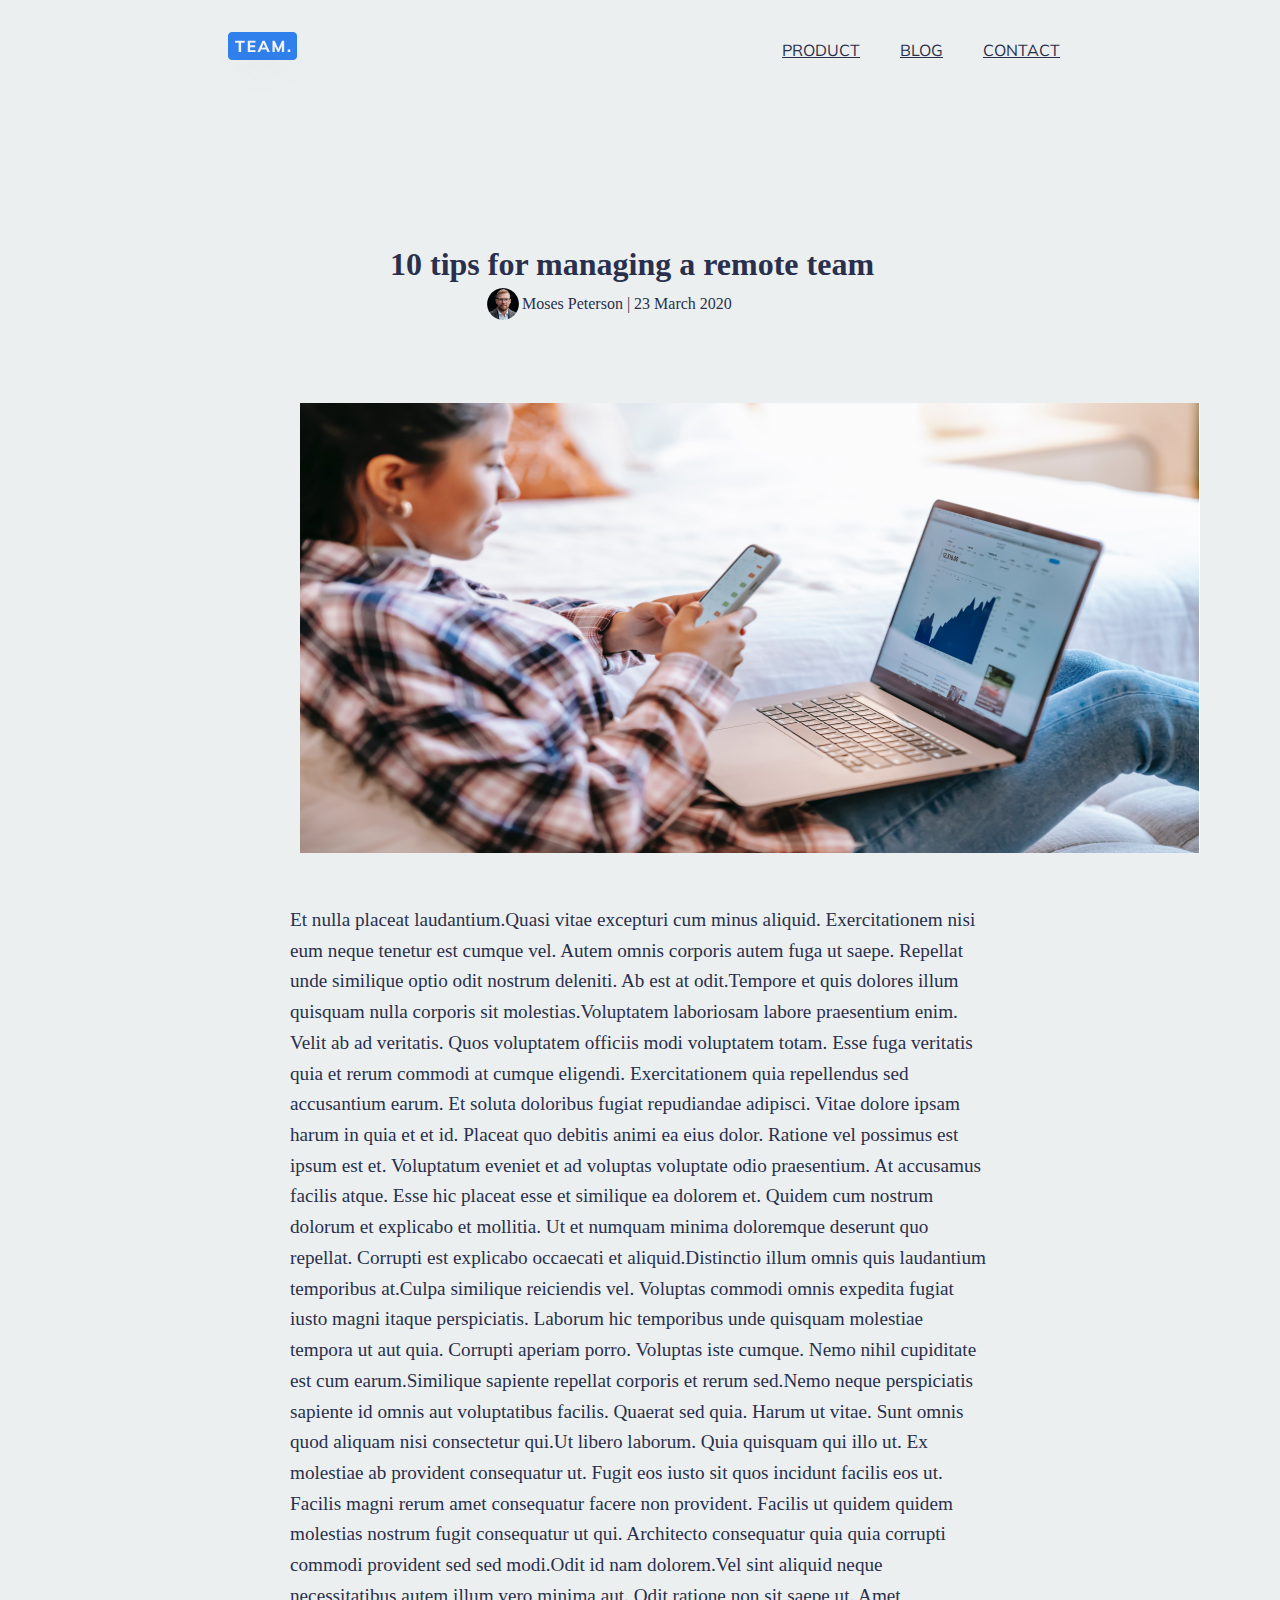
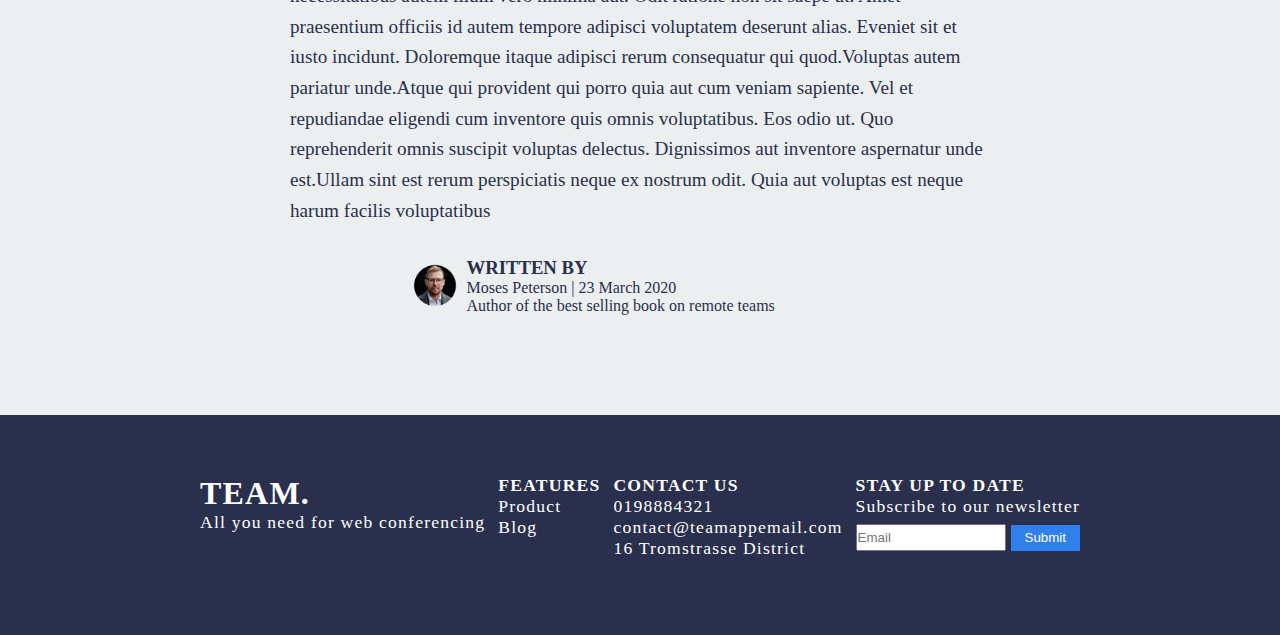
<file: blog5.html>
<!DOCTYPE html>
<html lang="en">
<head>
    <meta charset="UTF-8">
    <meta http-equiv="X-UA-Compatible" content="IE=edge">
    <meta name="viewport" content="width=device-width, initial-scale=1.0">
    <title>Why Branding Is More Than a Logo and Color Palette</title>
    <link rel="stylesheet" href="blogstyle.css">
     <link rel="icon" type="image/png" href="favicon.png">
    <link href="https://fonts.googleapis.com/css2?family=Cabin:wght@700&family=Mulish:wght@600;800&family=Roboto:wght@300;400&family=Rubik&display=swap" rel="stylesheet">

</head>
<body>
    <header class="blog-page1-header">
        <nav>
            <div> <a href="index.html"><img src="teamlogo.png" alt="logo"> </a> </div>
             <div>
                <ul>
                    <li> <a href="product.html">PRODUCT <a></li>
                    <li> <a href="blog.html">BLOG</a></li>
                    <li><a href="contact.html">CONTACT</a></li>
                </ul>
            </div>
        </nav>
   </header>

   <main>
        <div class="blog-header-text">
            <h1>10 tips for managing a remote team</h1>
            <div class="author-date">
                <img src="p4.png" alt="Alia Pekinson">
                <p>Moses Peterson | 23 March 2020</p>
            </div>
        </div>


       <div class="blog1-header-image">
            <img src="blog5.jpg" alt="blog1imageheader">
       </div>

       <div class="blog1-text">
        <p>Et nulla placeat laudantium.Quasi vitae excepturi cum minus aliquid. Exercitationem nisi eum neque tenetur est cumque vel. Autem omnis corporis autem fuga ut saepe. Repellat unde similique optio odit nostrum deleniti. Ab est at odit.Tempore et quis dolores illum quisquam nulla corporis sit molestias.Voluptatem laboriosam labore praesentium enim. Velit ab ad veritatis. Quos voluptatem officiis modi voluptatem totam. Esse fuga veritatis quia et rerum commodi at cumque eligendi. Exercitationem quia repellendus sed accusantium earum. Et soluta doloribus fugiat repudiandae adipisci. Vitae dolore ipsam harum in quia et et id. Placeat quo debitis animi ea eius dolor. Ratione vel possimus est ipsum est et. Voluptatum eveniet et ad voluptas voluptate odio praesentium. At accusamus facilis atque. Esse hic placeat esse et similique ea dolorem et. Quidem cum nostrum dolorum et explicabo et mollitia. Ut et numquam minima doloremque deserunt quo repellat. Corrupti est explicabo occaecati et aliquid.Distinctio illum omnis quis laudantium temporibus at.Culpa similique reiciendis vel. Voluptas commodi omnis expedita fugiat iusto magni itaque perspiciatis. Laborum hic temporibus unde quisquam molestiae tempora ut aut quia. Corrupti aperiam porro. Voluptas iste cumque. Nemo nihil cupiditate est cum earum.Similique sapiente repellat corporis et rerum sed.Nemo neque perspiciatis sapiente id omnis aut voluptatibus facilis. Quaerat sed quia. Harum ut vitae. Sunt omnis quod aliquam nisi consectetur qui.Ut libero laborum. Quia quisquam qui illo ut. Ex molestiae ab provident consequatur ut. Fugit eos iusto sit quos incidunt facilis eos ut. Facilis magni rerum amet consequatur facere non provident. Facilis ut quidem quidem molestias nostrum fugit consequatur ut qui. Architecto consequatur quia quia corrupti commodi provident sed sed modi.Odit id nam dolorem.Vel sint aliquid neque necessitatibus autem illum vero minima aut. Odit ratione non sit saepe ut. Amet praesentium officiis id autem tempore adipisci voluptatem deserunt alias. Eveniet sit et iusto incidunt. Doloremque itaque adipisci rerum consequatur qui quod.Voluptas autem pariatur unde.Atque qui provident qui porro quia aut cum veniam sapiente. Vel et repudiandae eligendi cum inventore quis omnis voluptatibus. Eos odio ut. Quo reprehenderit omnis suscipit voluptas delectus. Dignissimos aut inventore aspernatur unde est.Ullam sint est rerum perspiciatis neque ex nostrum odit. Quia aut voluptas est neque harum facilis voluptatibus‍</p>
       </div> 

        <div class="author-section">
            <img src="b4.png" alt="Alia Pekinson">

            <div class="author-detail"> 
                <h3> WRITTEN BY </h3>
                <p>Moses Peterson | 23 March 2020</p>
                <p>Author of the best selling book on remote teams</p>
            </div>
        </div>
      
   </main>

   <footer>
    <div class="footer">
        <div>
            <h1>TEAM.</h1>
            <p class="footer-text">All you need for web conferencing</p>
        </div>
        <div>
            <h1 class="footer-details">FEATURES</h1>
            <a href="product.html"><p class="footer-text">Product</p></a>
            <a href="blog.html"><p class="footer-text">Blog</p></a>
        </div>
        <div>
            <h1 class="footer-details">CONTACT US</h1>
            <p class="footer-text">0198884321</p>
            <p class="footer-text">contact@teamappemail.com</p>
            <p class="footer-text">16 Tromstrasse District</p>
        </div>
        <div class="subscribe">
            <h1 class="footer-details">STAY UP TO DATE</h1>
            <p class="footer-text">Subscribe to our newsletter</p>
            <form action="abc@email.com" method="POST">
                <input type="text" username="Email" id="Email" placeholder="Email">
                <input type="submit">
            </form>
        </div>
    </div>

   </footer>
</body>
</html>
</file>
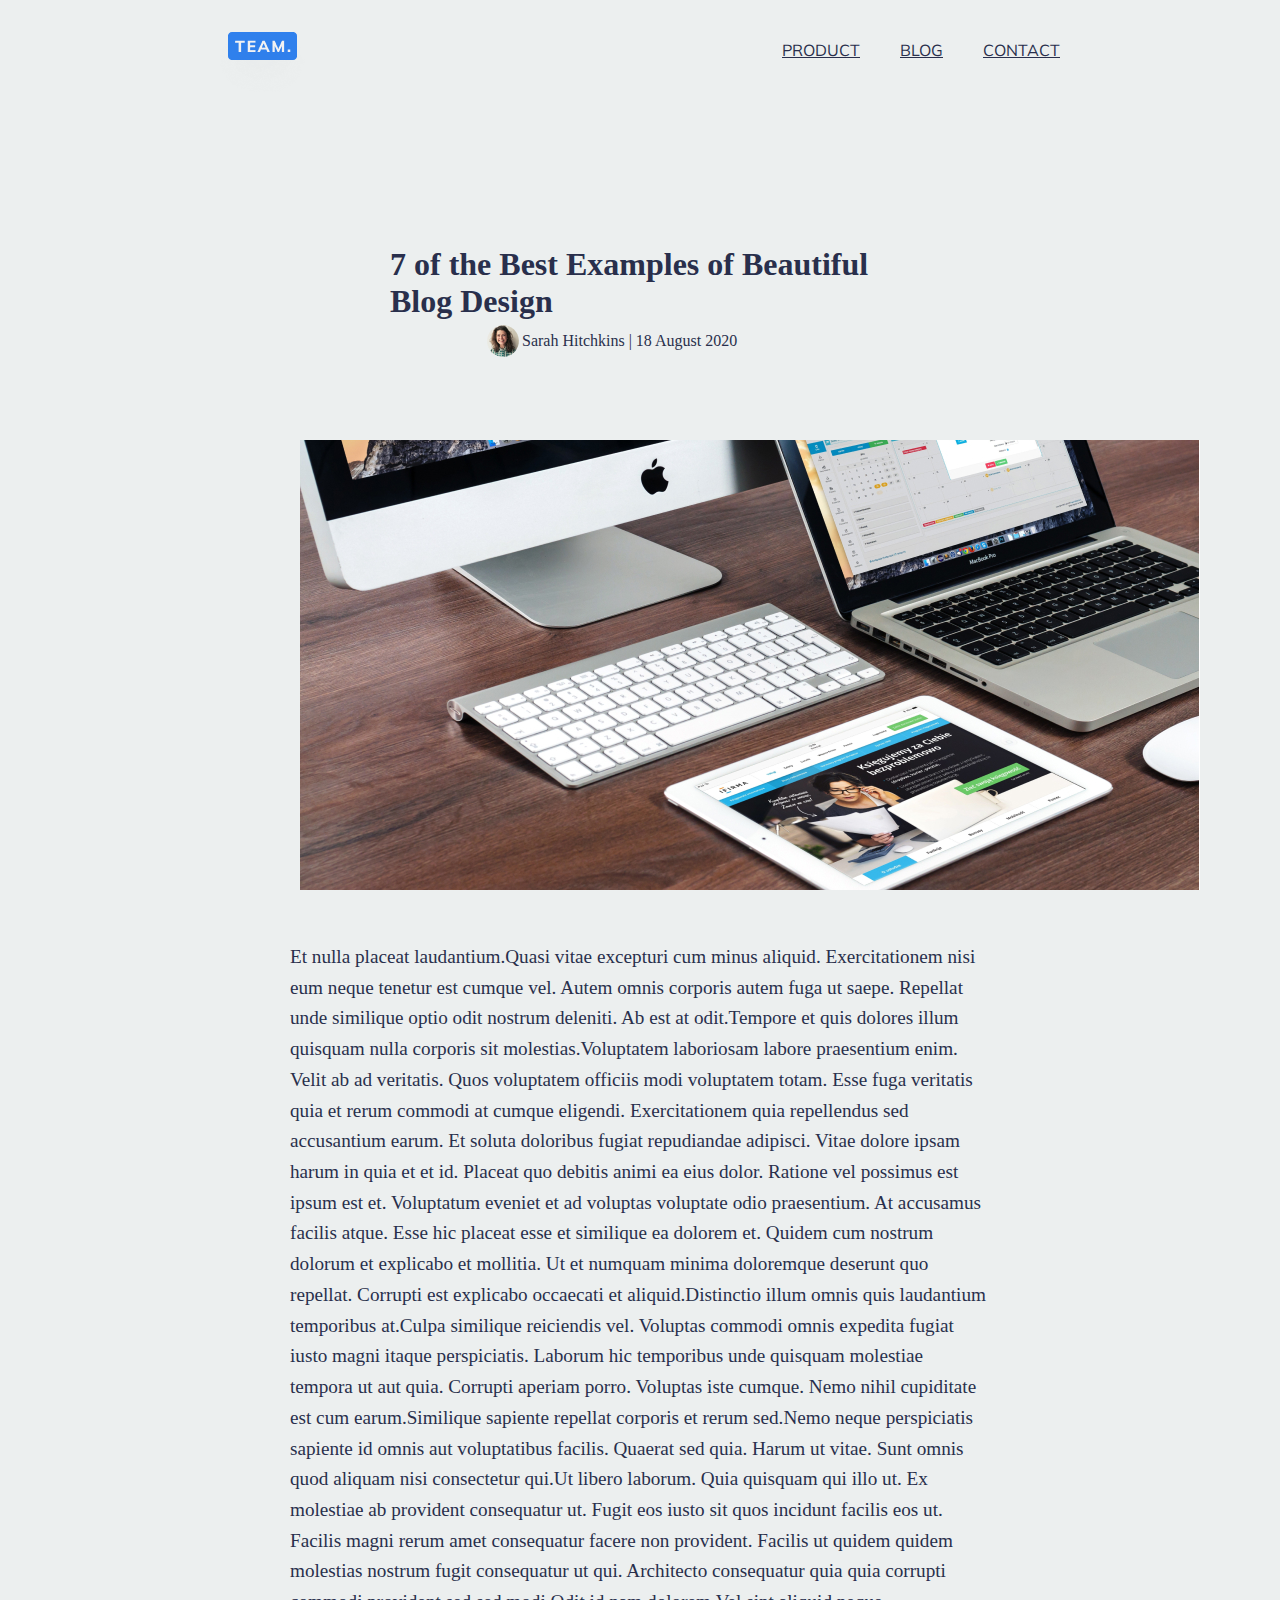
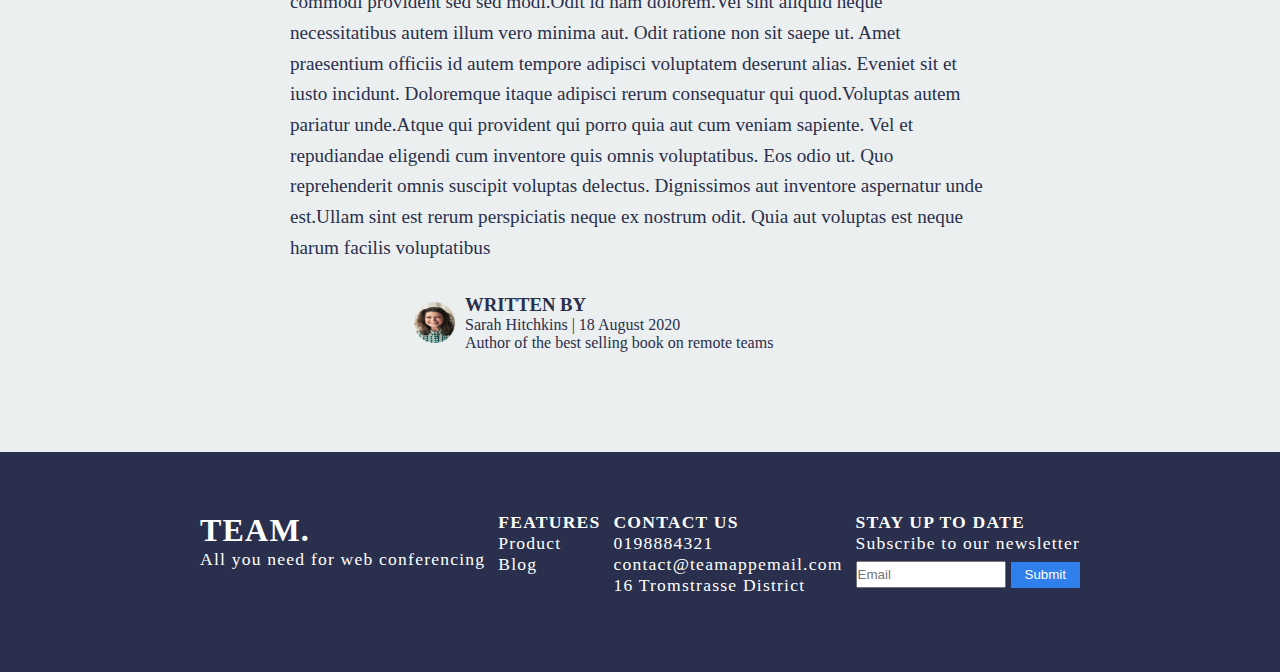
<file: blog6.html>
<!DOCTYPE html>
<html lang="en">
<head>
    <meta charset="UTF-8">
    <meta http-equiv="X-UA-Compatible" content="IE=edge">
    <meta name="viewport" content="width=device-width, initial-scale=1.0">
    <title>Why Branding Is More Than a Logo and Color Palette</title>
    <link rel="stylesheet" href="blogstyle.css">
     <link rel="icon" type="image/png" href="favicon.png">
    <link href="https://fonts.googleapis.com/css2?family=Cabin:wght@700&family=Mulish:wght@600;800&family=Roboto:wght@300;400&family=Rubik&display=swap" rel="stylesheet">

</head>
<body>
    <header class="blog-page1-header">
        <nav>
            <div> <a href="index.html"><img src="teamlogo.png" alt="logo"> </a> </div>
             <div>
                <ul>
                    <li> <a href="product.html">PRODUCT <a></li>
                    <li> <a href="blog.html">BLOG</a></li>
                    <li><a href="contact.html">CONTACT</a></li>
                </ul>
            </div>
        </nav>
   </header>

   <main>
        <div class="blog-header-text">
            <h1>7 of the Best Examples of Beautiful Blog Design</h1>
            <div class="author-date">
                <img src="p1.png" alt="Sarah Hitchkins">
                <p>Sarah Hitchkins | 18 August 2020</p>
            </div>
        </div>


       <div class="blog1-header-image">
            <img src="blog6.jpg" alt="blog1imageheader">
       </div>

       <div class="blog1-text">
        <p>Et nulla placeat laudantium.Quasi vitae excepturi cum minus aliquid. Exercitationem nisi eum neque tenetur est cumque vel. Autem omnis corporis autem fuga ut saepe. Repellat unde similique optio odit nostrum deleniti. Ab est at odit.Tempore et quis dolores illum quisquam nulla corporis sit molestias.Voluptatem laboriosam labore praesentium enim. Velit ab ad veritatis. Quos voluptatem officiis modi voluptatem totam. Esse fuga veritatis quia et rerum commodi at cumque eligendi. Exercitationem quia repellendus sed accusantium earum. Et soluta doloribus fugiat repudiandae adipisci. Vitae dolore ipsam harum in quia et et id. Placeat quo debitis animi ea eius dolor. Ratione vel possimus est ipsum est et. Voluptatum eveniet et ad voluptas voluptate odio praesentium. At accusamus facilis atque. Esse hic placeat esse et similique ea dolorem et. Quidem cum nostrum dolorum et explicabo et mollitia. Ut et numquam minima doloremque deserunt quo repellat. Corrupti est explicabo occaecati et aliquid.Distinctio illum omnis quis laudantium temporibus at.Culpa similique reiciendis vel. Voluptas commodi omnis expedita fugiat iusto magni itaque perspiciatis. Laborum hic temporibus unde quisquam molestiae tempora ut aut quia. Corrupti aperiam porro. Voluptas iste cumque. Nemo nihil cupiditate est cum earum.Similique sapiente repellat corporis et rerum sed.Nemo neque perspiciatis sapiente id omnis aut voluptatibus facilis. Quaerat sed quia. Harum ut vitae. Sunt omnis quod aliquam nisi consectetur qui.Ut libero laborum. Quia quisquam qui illo ut. Ex molestiae ab provident consequatur ut. Fugit eos iusto sit quos incidunt facilis eos ut. Facilis magni rerum amet consequatur facere non provident. Facilis ut quidem quidem molestias nostrum fugit consequatur ut qui. Architecto consequatur quia quia corrupti commodi provident sed sed modi.Odit id nam dolorem.Vel sint aliquid neque necessitatibus autem illum vero minima aut. Odit ratione non sit saepe ut. Amet praesentium officiis id autem tempore adipisci voluptatem deserunt alias. Eveniet sit et iusto incidunt. Doloremque itaque adipisci rerum consequatur qui quod.Voluptas autem pariatur unde.Atque qui provident qui porro quia aut cum veniam sapiente. Vel et repudiandae eligendi cum inventore quis omnis voluptatibus. Eos odio ut. Quo reprehenderit omnis suscipit voluptas delectus. Dignissimos aut inventore aspernatur unde est.Ullam sint est rerum perspiciatis neque ex nostrum odit. Quia aut voluptas est neque harum facilis voluptatibus‍</p>
       </div> 

        <div class="author-section">
            <img src="b5.png" alt="Sarah Hitchkins">

            <div class="author-detail"> 
                <h3> WRITTEN BY </h3>
                <p>Sarah Hitchkins | 18 August 2020</p>
                <p>Author of the best selling book on remote teams</p>
            </div>
        </div>
      
   </main>

   <footer>
    <div class="footer">
        <div>
            <h1>TEAM.</h1>
            <p class="footer-text">All you need for web conferencing</p>
        </div>
        <div>
            <h1 class="footer-details">FEATURES</h1>
            <a href="product.html"><p class="footer-text">Product</p></a>
            <a href="blog.html"><p class="footer-text">Blog</p></a>
        </div>
        <div>
            <h1 class="footer-details">CONTACT US</h1>
            <p class="footer-text">0198884321</p>
            <p class="footer-text">contact@teamappemail.com</p>
            <p class="footer-text">16 Tromstrasse District</p>
        </div>
        <div class="subscribe">
            <h1 class="footer-details">STAY UP TO DATE</h1>
            <p class="footer-text">Subscribe to our newsletter</p>
            <form action="abc@email.com" method="POST">
                <input type="text" username="Email" id="Email" placeholder="Email">
                <input type="submit">
            </form>
        </div>
    </div>

   </footer>
</body>
</html>
</file>
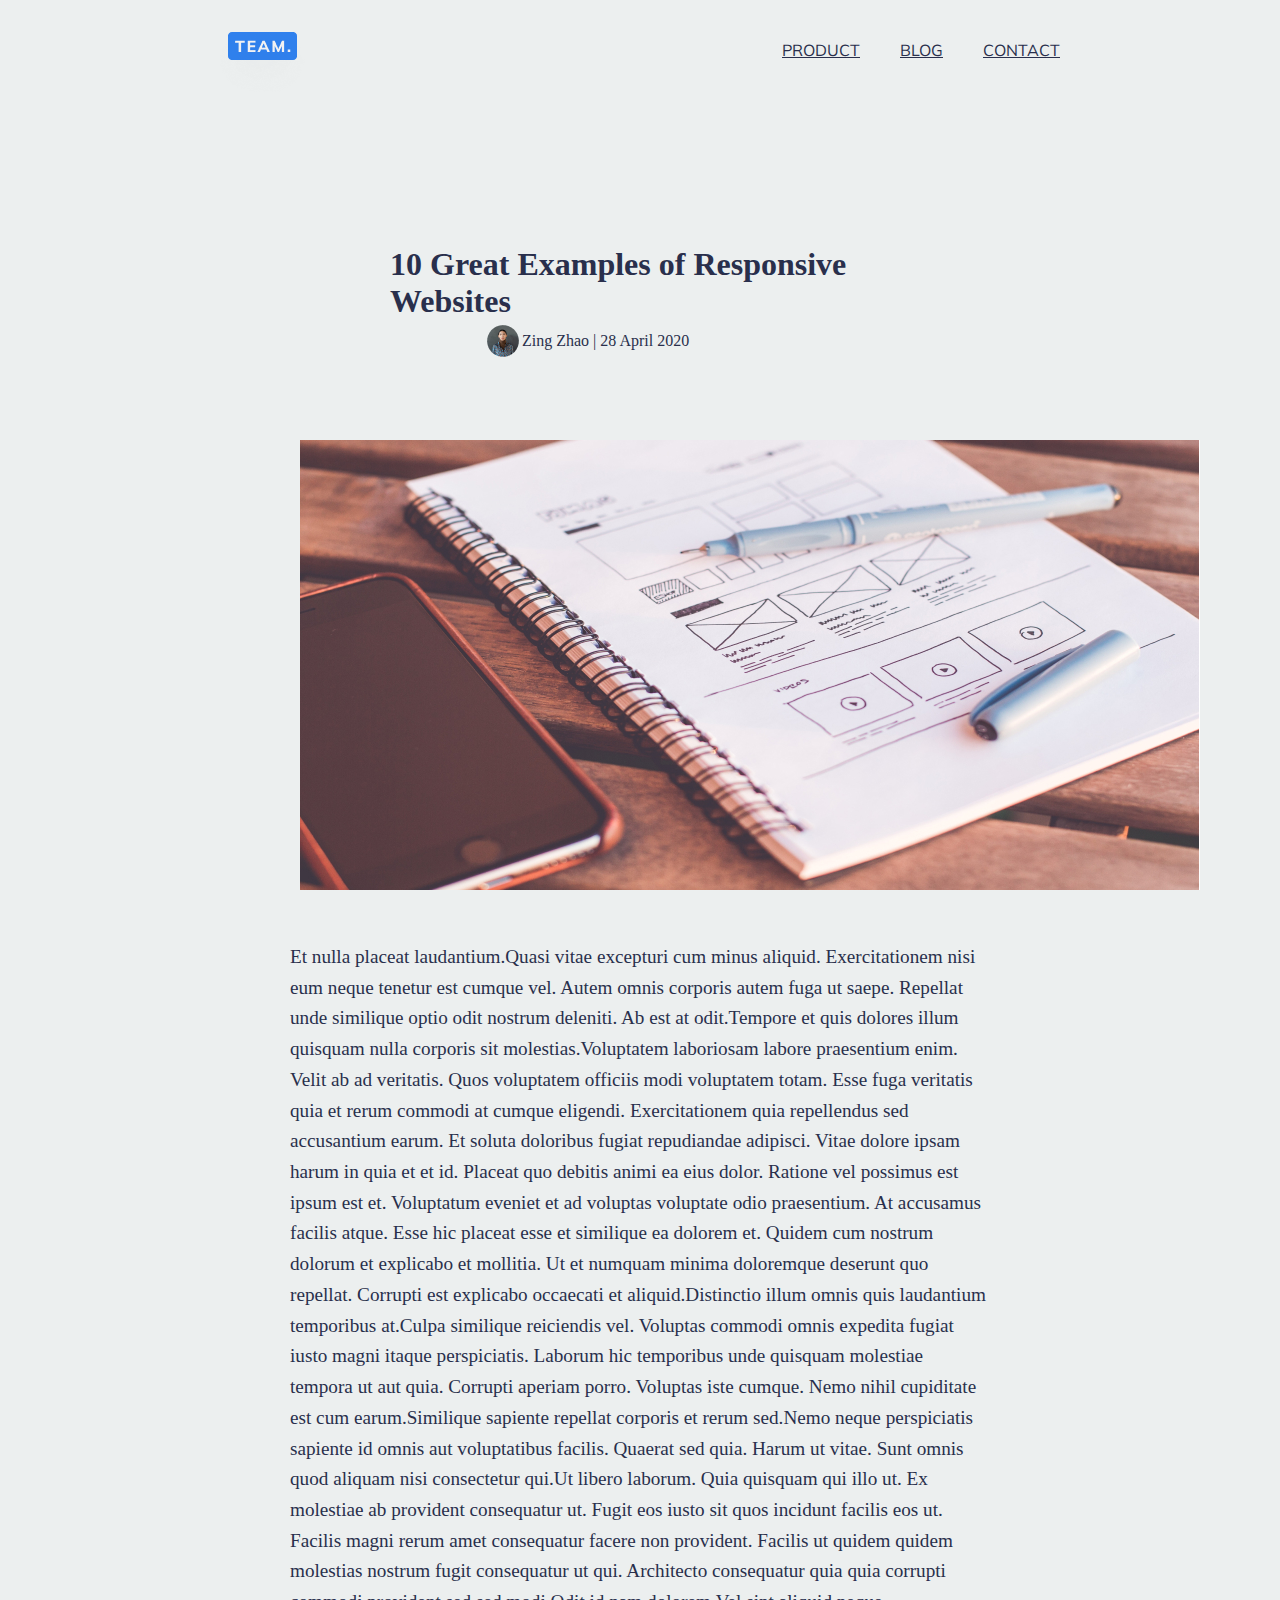
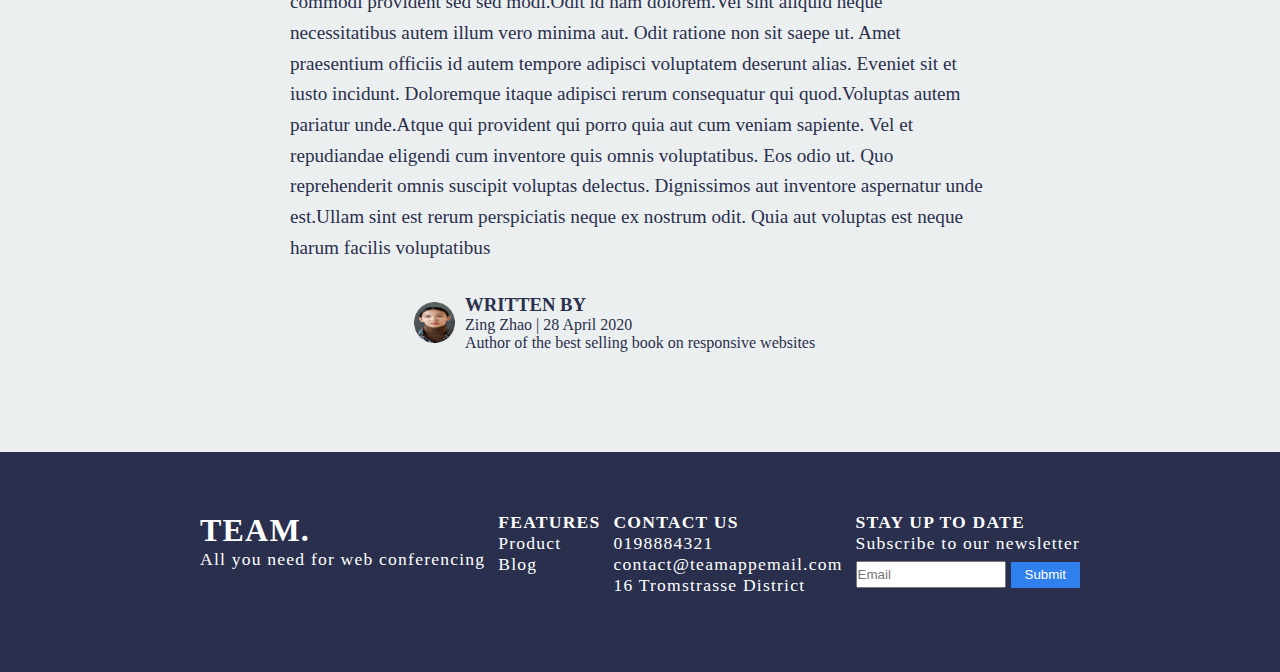
<file: blog7.html>
<!DOCTYPE html>
<html lang="en">
<head>
    <meta charset="UTF-8">
    <meta http-equiv="X-UA-Compatible" content="IE=edge">
    <meta name="viewport" content="width=device-width, initial-scale=1.0">
    <title>Why Branding Is More Than a Logo and Color Palette</title>
    <link rel="stylesheet" href="blogstyle.css">
     <link rel="icon" type="image/png" href="favicon.png">
    <link href="https://fonts.googleapis.com/css2?family=Cabin:wght@700&family=Mulish:wght@600;800&family=Roboto:wght@300;400&family=Rubik&display=swap" rel="stylesheet">

</head>
<body>
    <header class="blog-page1-header">
        <nav>
            <div> <a href="index.html"><img src="teamlogo.png" alt="logo"> </a> </div>
             <div>
                <ul>
                    <li> <a href="product.html">PRODUCT <a></li>
                    <li> <a href="blog.html">BLOG</a></li>
                    <li><a href="contact.html">CONTACT</a></li>
                </ul>
            </div>
        </nav>
   </header>

   <main>
        <div class="blog-header-text">
            <h1>10 Great Examples of Responsive Websites</h1>
            <div class="author-date">
                <img src="p7.png" alt="Sarah Hitchkins">
                <p>Zing Zhao | 28 April 2020</p>
            </div>
        </div>


       <div class="blog1-header-image">
            <img src="blog7.jpg" alt="blog1imageheader">
       </div>

       <div class="blog1-text">
        <p>Et nulla placeat laudantium.Quasi vitae excepturi cum minus aliquid. Exercitationem nisi eum neque tenetur est cumque vel. Autem omnis corporis autem fuga ut saepe. Repellat unde similique optio odit nostrum deleniti. Ab est at odit.Tempore et quis dolores illum quisquam nulla corporis sit molestias.Voluptatem laboriosam labore praesentium enim. Velit ab ad veritatis. Quos voluptatem officiis modi voluptatem totam. Esse fuga veritatis quia et rerum commodi at cumque eligendi. Exercitationem quia repellendus sed accusantium earum. Et soluta doloribus fugiat repudiandae adipisci. Vitae dolore ipsam harum in quia et et id. Placeat quo debitis animi ea eius dolor. Ratione vel possimus est ipsum est et. Voluptatum eveniet et ad voluptas voluptate odio praesentium. At accusamus facilis atque. Esse hic placeat esse et similique ea dolorem et. Quidem cum nostrum dolorum et explicabo et mollitia. Ut et numquam minima doloremque deserunt quo repellat. Corrupti est explicabo occaecati et aliquid.Distinctio illum omnis quis laudantium temporibus at.Culpa similique reiciendis vel. Voluptas commodi omnis expedita fugiat iusto magni itaque perspiciatis. Laborum hic temporibus unde quisquam molestiae tempora ut aut quia. Corrupti aperiam porro. Voluptas iste cumque. Nemo nihil cupiditate est cum earum.Similique sapiente repellat corporis et rerum sed.Nemo neque perspiciatis sapiente id omnis aut voluptatibus facilis. Quaerat sed quia. Harum ut vitae. Sunt omnis quod aliquam nisi consectetur qui.Ut libero laborum. Quia quisquam qui illo ut. Ex molestiae ab provident consequatur ut. Fugit eos iusto sit quos incidunt facilis eos ut. Facilis magni rerum amet consequatur facere non provident. Facilis ut quidem quidem molestias nostrum fugit consequatur ut qui. Architecto consequatur quia quia corrupti commodi provident sed sed modi.Odit id nam dolorem.Vel sint aliquid neque necessitatibus autem illum vero minima aut. Odit ratione non sit saepe ut. Amet praesentium officiis id autem tempore adipisci voluptatem deserunt alias. Eveniet sit et iusto incidunt. Doloremque itaque adipisci rerum consequatur qui quod.Voluptas autem pariatur unde.Atque qui provident qui porro quia aut cum veniam sapiente. Vel et repudiandae eligendi cum inventore quis omnis voluptatibus. Eos odio ut. Quo reprehenderit omnis suscipit voluptas delectus. Dignissimos aut inventore aspernatur unde est.Ullam sint est rerum perspiciatis neque ex nostrum odit. Quia aut voluptas est neque harum facilis voluptatibus‍</p>
       </div> 

        <div class="author-section">
            <img src="b7.png" alt="Zing Zhao">

            <div class="author-detail"> 
                <h3> WRITTEN BY </h3>
                <p>Zing Zhao | 28 April 2020</p>
                <p>Author of the best selling book on responsive websites</p>
            </div>
        </div>
      
   </main>

   <footer>
    <div class="footer">
        <div>
            <h1>TEAM.</h1>
            <p class="footer-text">All you need for web conferencing</p>
        </div>
        <div>
            <h1 class="footer-details">FEATURES</h1>
            <a href="product.html"><p class="footer-text">Product</p></a>
            <a href="blog.html"><p class="footer-text">Blog</p></a>
        </div>
        <div>
            <h1 class="footer-details">CONTACT US</h1>
            <p class="footer-text">0198884321</p>
            <p class="footer-text">contact@teamappemail.com</p>
            <p class="footer-text">16 Tromstrasse District</p>
        </div>
        <div class="subscribe">
            <h1 class="footer-details">STAY UP TO DATE</h1>
            <p class="footer-text">Subscribe to our newsletter</p>
            <form action="abc@email.com" method="POST">
                <input type="text" username="Email" id="Email" placeholder="Email">
                <input type="submit">
            </form>
        </div>
    </div>

   </footer>
</body>
</html>
</file>
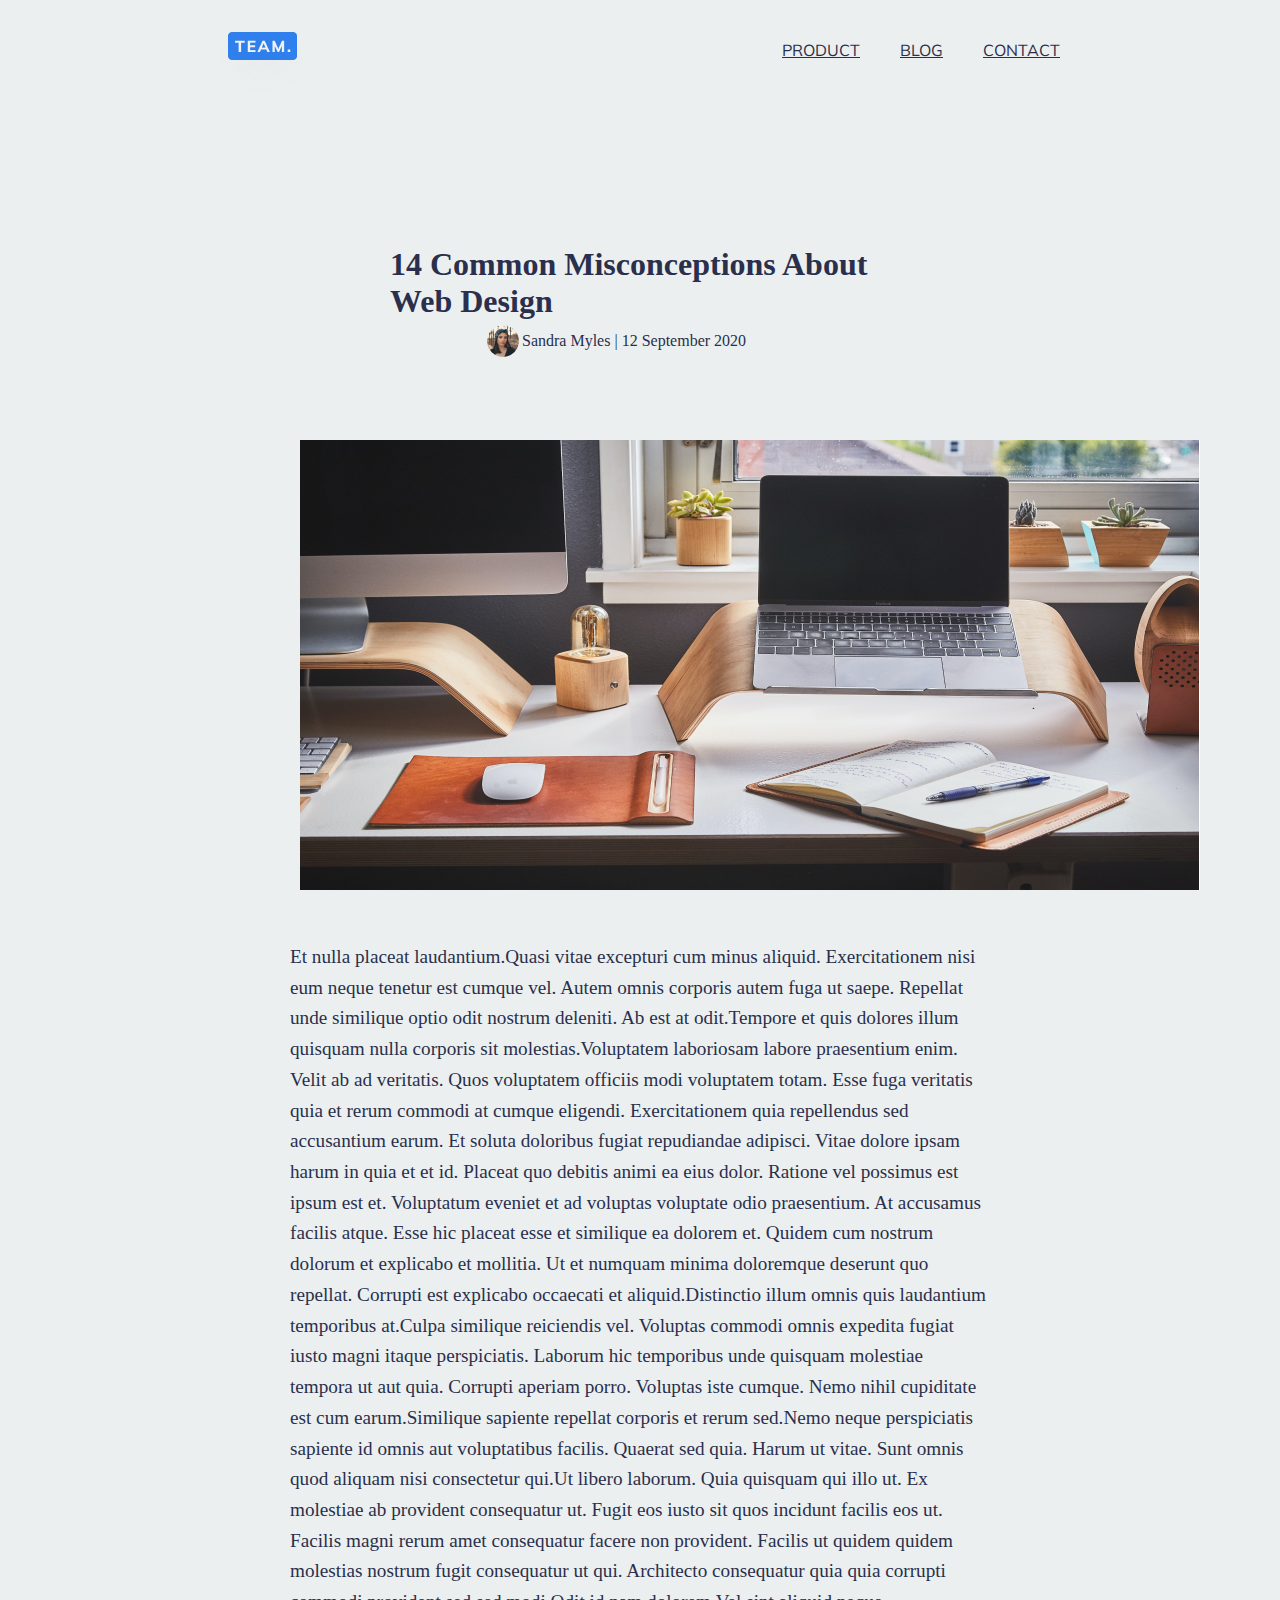
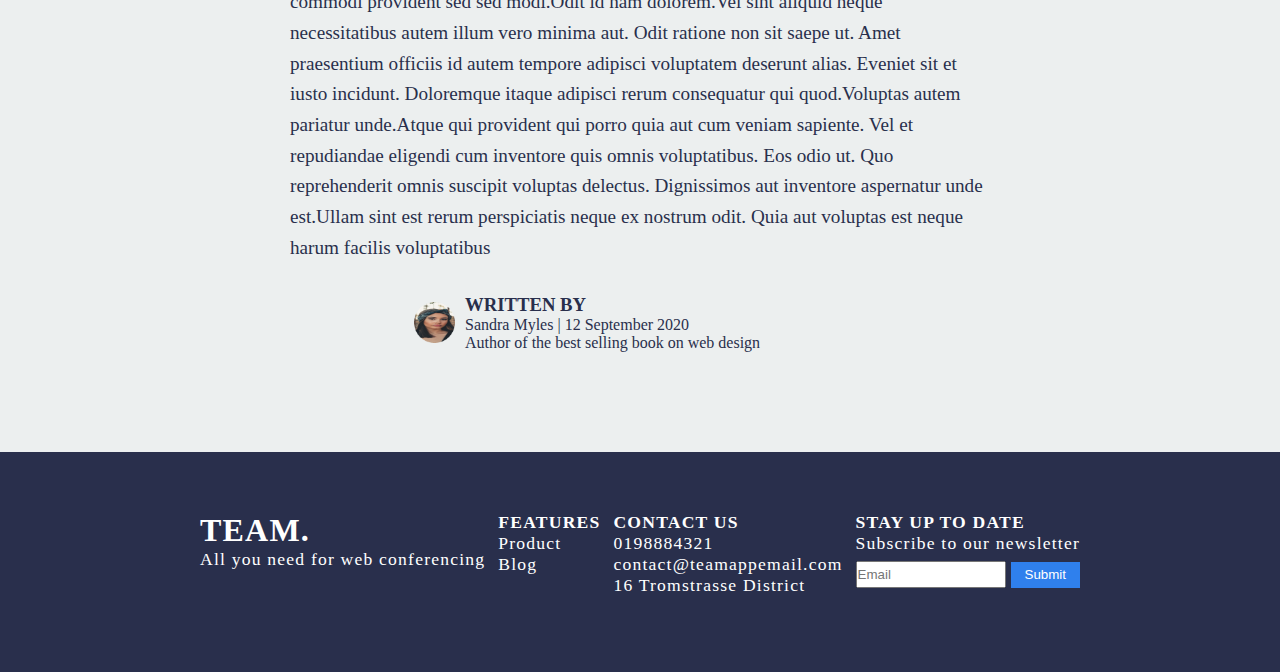
<file: blog8.html>
<!DOCTYPE html>
<html lang="en">
<head>
    <meta charset="UTF-8">
    <meta http-equiv="X-UA-Compatible" content="IE=edge">
    <meta name="viewport" content="width=device-width, initial-scale=1.0">
    <title>Why Branding Is More Than a Logo and Color Palette</title>
    <link rel="stylesheet" href="blogstyle.css">
     <link rel="icon" type="image/png" href="favicon.png">
    <link href="https://fonts.googleapis.com/css2?family=Cabin:wght@700&family=Mulish:wght@600;800&family=Roboto:wght@300;400&family=Rubik&display=swap" rel="stylesheet">

</head>
<body>
    <header class="blog-page1-header">
        <nav>
            <div> <a href="index.html"><img src="teamlogo.png" alt="logo"> </a> </div>
             <div>
                <ul>
                    <li> <a href="product.html">PRODUCT <a></li>
                    <li> <a href="blog.html">BLOG</a></li>
                    <li><a href="contact.html">CONTACT</a></li>
                </ul>
            </div>
        </nav>
   </header>

   <main>
        <div class="blog-header-text">
            <h1>14 Common Misconceptions About Web Design</h1>
            <div class="author-date">
                <img src="p5.png" alt="Sandra Myles">
                <p>Sandra Myles | 12 September 2020</p>
            </div>
        </div>


       <div class="blog1-header-image">
            <img src="blog8.jpg" alt="blog1imageheader">
       </div>

       <div class="blog1-text">
        <p>Et nulla placeat laudantium.Quasi vitae excepturi cum minus aliquid. Exercitationem nisi eum neque tenetur est cumque vel. Autem omnis corporis autem fuga ut saepe. Repellat unde similique optio odit nostrum deleniti. Ab est at odit.Tempore et quis dolores illum quisquam nulla corporis sit molestias.Voluptatem laboriosam labore praesentium enim. Velit ab ad veritatis. Quos voluptatem officiis modi voluptatem totam. Esse fuga veritatis quia et rerum commodi at cumque eligendi. Exercitationem quia repellendus sed accusantium earum. Et soluta doloribus fugiat repudiandae adipisci. Vitae dolore ipsam harum in quia et et id. Placeat quo debitis animi ea eius dolor. Ratione vel possimus est ipsum est et. Voluptatum eveniet et ad voluptas voluptate odio praesentium. At accusamus facilis atque. Esse hic placeat esse et similique ea dolorem et. Quidem cum nostrum dolorum et explicabo et mollitia. Ut et numquam minima doloremque deserunt quo repellat. Corrupti est explicabo occaecati et aliquid.Distinctio illum omnis quis laudantium temporibus at.Culpa similique reiciendis vel. Voluptas commodi omnis expedita fugiat iusto magni itaque perspiciatis. Laborum hic temporibus unde quisquam molestiae tempora ut aut quia. Corrupti aperiam porro. Voluptas iste cumque. Nemo nihil cupiditate est cum earum.Similique sapiente repellat corporis et rerum sed.Nemo neque perspiciatis sapiente id omnis aut voluptatibus facilis. Quaerat sed quia. Harum ut vitae. Sunt omnis quod aliquam nisi consectetur qui.Ut libero laborum. Quia quisquam qui illo ut. Ex molestiae ab provident consequatur ut. Fugit eos iusto sit quos incidunt facilis eos ut. Facilis magni rerum amet consequatur facere non provident. Facilis ut quidem quidem molestias nostrum fugit consequatur ut qui. Architecto consequatur quia quia corrupti commodi provident sed sed modi.Odit id nam dolorem.Vel sint aliquid neque necessitatibus autem illum vero minima aut. Odit ratione non sit saepe ut. Amet praesentium officiis id autem tempore adipisci voluptatem deserunt alias. Eveniet sit et iusto incidunt. Doloremque itaque adipisci rerum consequatur qui quod.Voluptas autem pariatur unde.Atque qui provident qui porro quia aut cum veniam sapiente. Vel et repudiandae eligendi cum inventore quis omnis voluptatibus. Eos odio ut. Quo reprehenderit omnis suscipit voluptas delectus. Dignissimos aut inventore aspernatur unde est.Ullam sint est rerum perspiciatis neque ex nostrum odit. Quia aut voluptas est neque harum facilis voluptatibus‍</p>
       </div> 

        <div class="author-section">
            <img src="b8.png" alt="Zing Zhao">

            <div class="author-detail"> 
                <h3> WRITTEN BY </h3>
                <p>Sandra Myles | 12 September 2020</p>
                <p>Author of the best selling book on web design</p>
            </div>
        </div>
      
   </main>

   <footer>
    <div class="footer">
        <div>
            <h1>TEAM.</h1>
            <p class="footer-text">All you need for web conferencing</p>
        </div>
        <div>
            <h1 class="footer-details">FEATURES</h1>
            <a href="product.html"><p class="footer-text">Product</p></a>
            <a href="blog.html"><p class="footer-text">Blog</p></a>
        </div>
        <div>
            <h1 class="footer-details">CONTACT US</h1>
            <p class="footer-text">0198884321</p>
            <p class="footer-text">contact@teamappemail.com</p>
            <p class="footer-text">16 Tromstrasse District</p>
        </div>
        <div class="subscribe">
            <h1 class="footer-details">STAY UP TO DATE</h1>
            <p class="footer-text">Subscribe to our newsletter</p>
            <form action="abc@email.com" method="POST">
                <input type="text" username="Email" id="Email" placeholder="Email">
                <input type="submit">
            </form>
        </div>
    </div>

   </footer>
</body>
</html>
</file>
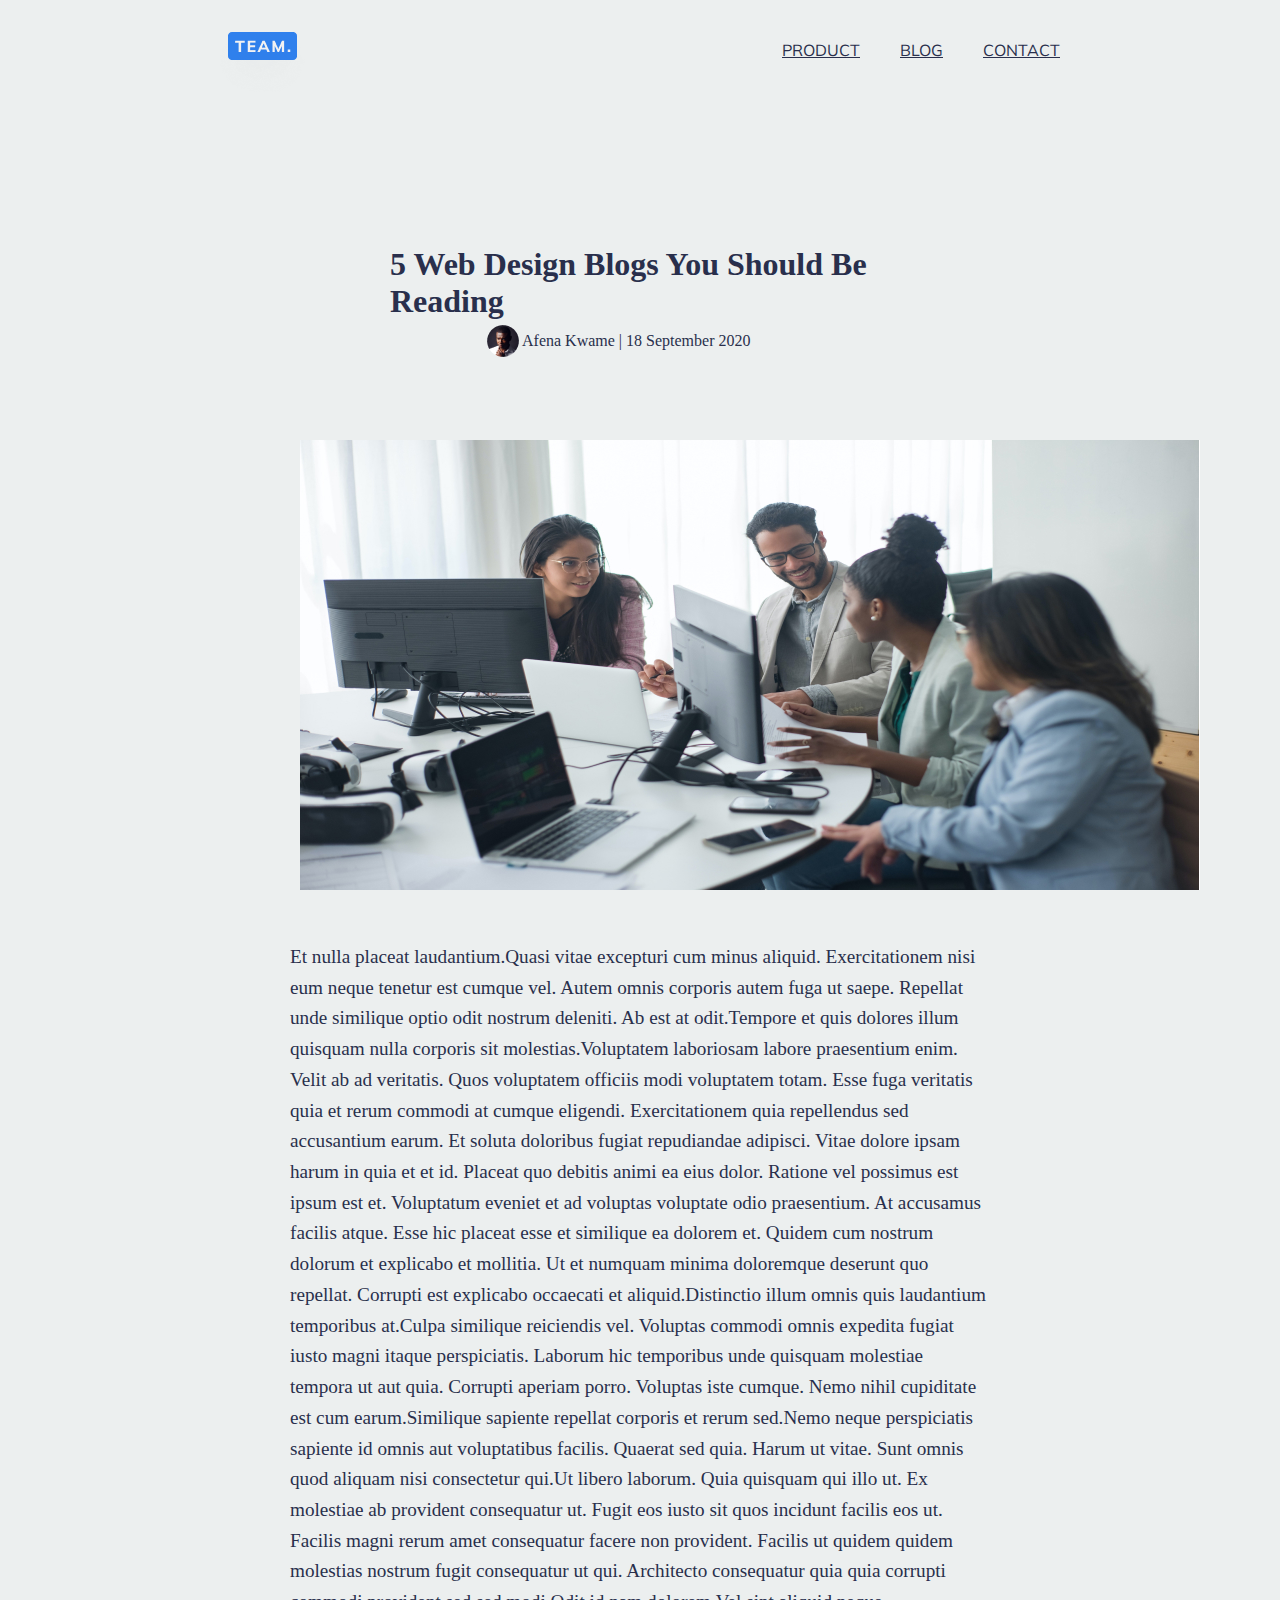
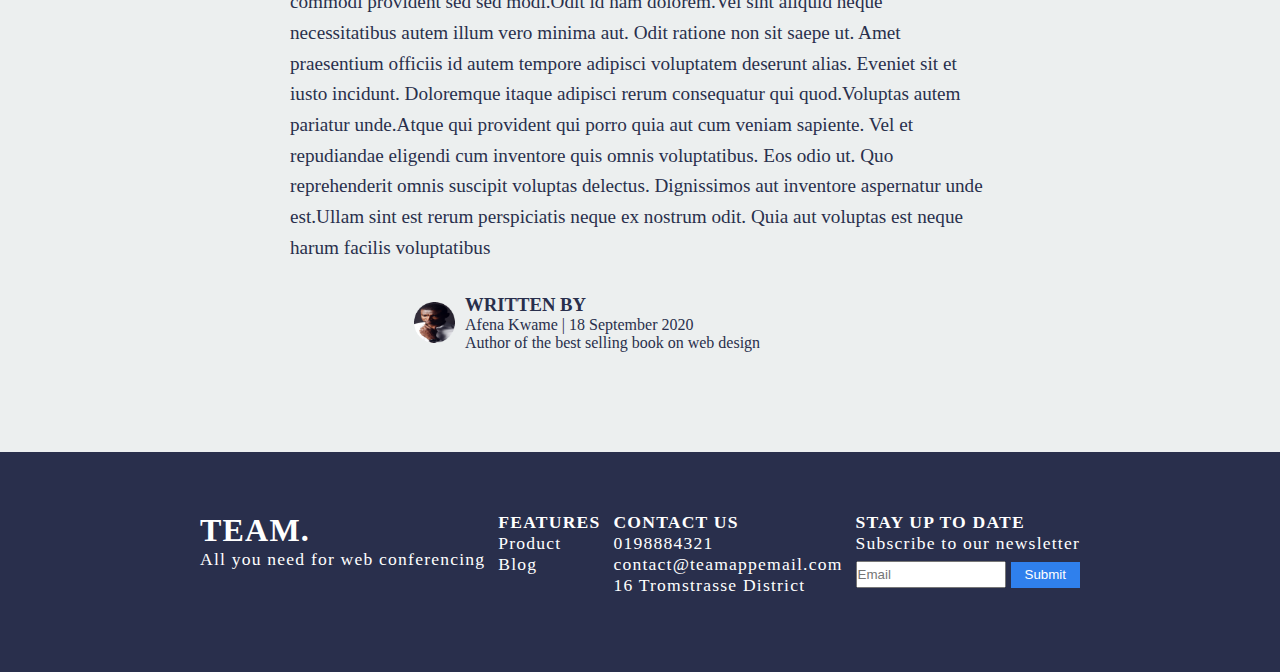
<file: blog9.html>
<!DOCTYPE html>
<html lang="en">
<head>
    <meta charset="UTF-8">
    <meta http-equiv="X-UA-Compatible" content="IE=edge">
    <meta name="viewport" content="width=device-width, initial-scale=1.0">
    <title>5 Web Design Blogs You Should Be Reading</title>
    <link rel="stylesheet" href="blogstyle.css">
     <link rel="icon" type="image/png" href="favicon.png">
    <link href="https://fonts.googleapis.com/css2?family=Cabin:wght@700&family=Mulish:wght@600;800&family=Roboto:wght@300;400&family=Rubik&display=swap" rel="stylesheet">

</head>
<body>
    <header class="blog-page1-header">
        <nav>
            <div> <a href="index.html"><img src="teamlogo.png" alt="logo"> </a> </div>
             <div>
                <ul>
                    <li> <a href="product.html">PRODUCT <a></li>
                    <li> <a href="blog.html">BLOG</a></li>
                    <li><a href="contact.html">CONTACT</a></li>
                </ul>
            </div>
        </nav>
   </header>

   <main>
        <div class="blog-header-text">
            <h1>5 Web Design Blogs You Should Be Reading</h1>
            <div class="author-date">
                <img src="p6.png" alt="Afena Kwame">
                <p>Afena Kwame | 18 September 2020</p>
            </div>
        </div>


       <div class="blog1-header-image">
            <img src="blog9.jpg" alt="blog1imageheader">
       </div>

       <div class="blog1-text">
        <p>Et nulla placeat laudantium.Quasi vitae excepturi cum minus aliquid. Exercitationem nisi eum neque tenetur est cumque vel. Autem omnis corporis autem fuga ut saepe. Repellat unde similique optio odit nostrum deleniti. Ab est at odit.Tempore et quis dolores illum quisquam nulla corporis sit molestias.Voluptatem laboriosam labore praesentium enim. Velit ab ad veritatis. Quos voluptatem officiis modi voluptatem totam. Esse fuga veritatis quia et rerum commodi at cumque eligendi. Exercitationem quia repellendus sed accusantium earum. Et soluta doloribus fugiat repudiandae adipisci. Vitae dolore ipsam harum in quia et et id. Placeat quo debitis animi ea eius dolor. Ratione vel possimus est ipsum est et. Voluptatum eveniet et ad voluptas voluptate odio praesentium. At accusamus facilis atque. Esse hic placeat esse et similique ea dolorem et. Quidem cum nostrum dolorum et explicabo et mollitia. Ut et numquam minima doloremque deserunt quo repellat. Corrupti est explicabo occaecati et aliquid.Distinctio illum omnis quis laudantium temporibus at.Culpa similique reiciendis vel. Voluptas commodi omnis expedita fugiat iusto magni itaque perspiciatis. Laborum hic temporibus unde quisquam molestiae tempora ut aut quia. Corrupti aperiam porro. Voluptas iste cumque. Nemo nihil cupiditate est cum earum.Similique sapiente repellat corporis et rerum sed.Nemo neque perspiciatis sapiente id omnis aut voluptatibus facilis. Quaerat sed quia. Harum ut vitae. Sunt omnis quod aliquam nisi consectetur qui.Ut libero laborum. Quia quisquam qui illo ut. Ex molestiae ab provident consequatur ut. Fugit eos iusto sit quos incidunt facilis eos ut. Facilis magni rerum amet consequatur facere non provident. Facilis ut quidem quidem molestias nostrum fugit consequatur ut qui. Architecto consequatur quia quia corrupti commodi provident sed sed modi.Odit id nam dolorem.Vel sint aliquid neque necessitatibus autem illum vero minima aut. Odit ratione non sit saepe ut. Amet praesentium officiis id autem tempore adipisci voluptatem deserunt alias. Eveniet sit et iusto incidunt. Doloremque itaque adipisci rerum consequatur qui quod.Voluptas autem pariatur unde.Atque qui provident qui porro quia aut cum veniam sapiente. Vel et repudiandae eligendi cum inventore quis omnis voluptatibus. Eos odio ut. Quo reprehenderit omnis suscipit voluptas delectus. Dignissimos aut inventore aspernatur unde est.Ullam sint est rerum perspiciatis neque ex nostrum odit. Quia aut voluptas est neque harum facilis voluptatibus‍</p>
       </div> 

        <div class="author-section">
            <img src="b9.png" alt="Zing Zhao">

            <div class="author-detail"> 
                <h3> WRITTEN BY </h3>
                <p>Afena Kwame | 18 September 2020</p>
                <p>Author of the best selling book on web design</p>
            </div>
        </div>
      
   </main>

   <footer>
    <div class="footer">
        <div>
            <h1>TEAM.</h1>
            <p class="footer-text">All you need for web conferencing</p>
        </div>
        <div>
            <h1 class="footer-details">FEATURES</h1>
            <a href="product.html"><p class="footer-text">Product</p></a>
            <a href="blog.html"><p class="footer-text">Blog</p></a>
        </div>
        <div>
            <h1 class="footer-details">CONTACT US</h1>
            <p class="footer-text">0198884321</p>
            <p class="footer-text">contact@teamappemail.com</p>
            <p class="footer-text">16 Tromstrasse District</p>
        </div>
        <div class="subscribe">
            <h1 class="footer-details">STAY UP TO DATE</h1>
            <p class="footer-text">Subscribe to our newsletter</p>
            <form action="abc@email.com" method="POST">
                <input type="text" username="Email" id="Email" placeholder="Email">
                <input type="submit">
            </form>
        </div>
    </div>

   </footer>
</body>
</html>
</file>
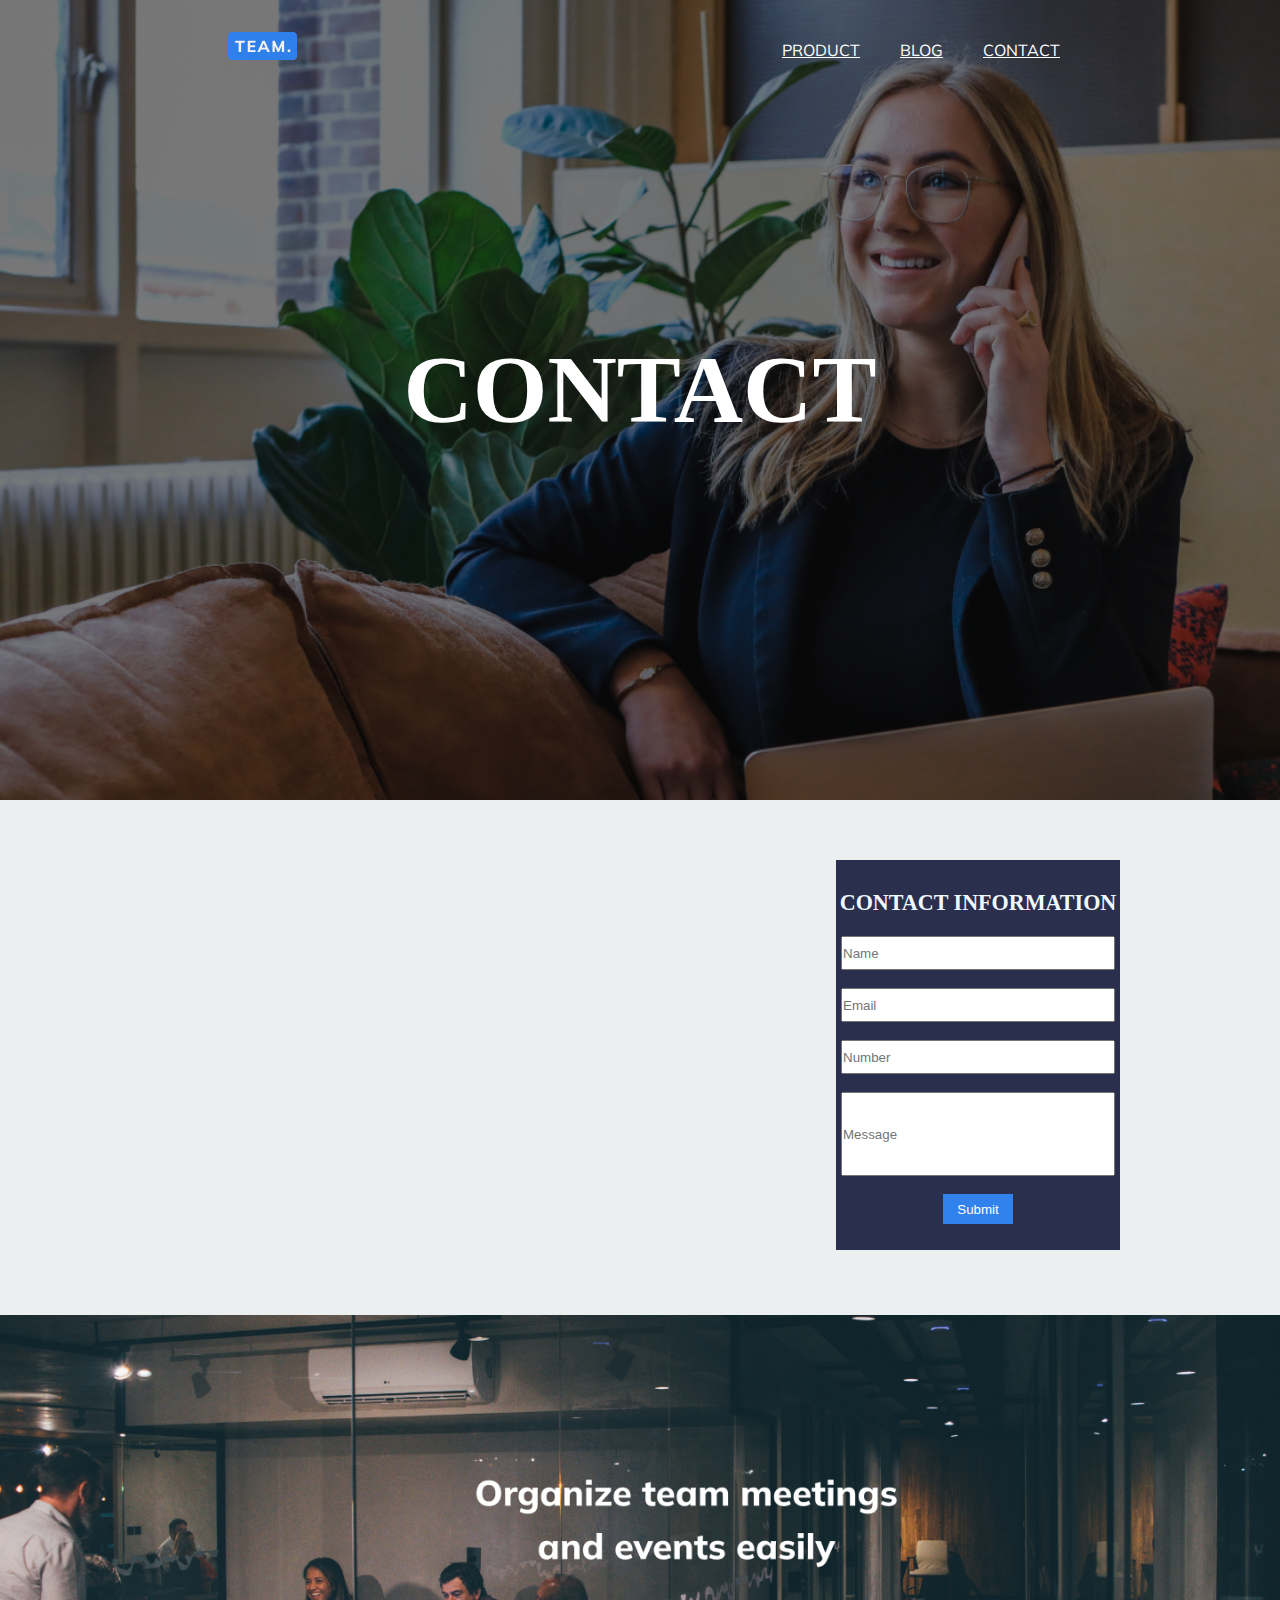
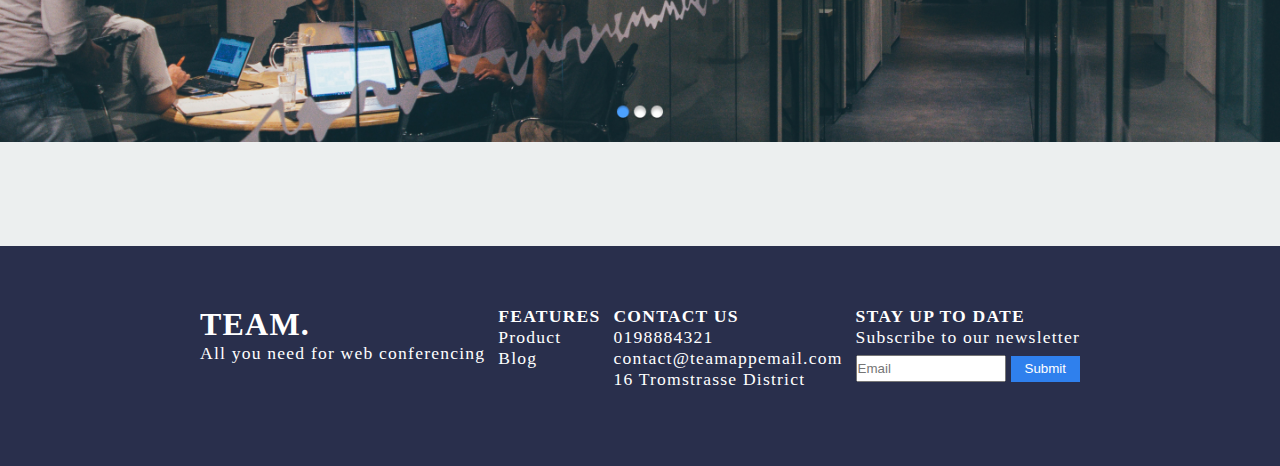
<file: contact.html>
<!DOCTYPE html>
<html lang="en">
<head>
    <meta charset="UTF-8">
    <meta http-equiv="X-UA-Compatible" content="IE=edge">
    <meta name="viewport" content="width=device-width, initial-scale=1.0">
    <title>Contact</title>
    <link rel="stylesheet" href="style.css">
    <link rel="icon" type="image/png" href="favicon.png">
    <link href="https://fonts.googleapis.com/css2?family=Cabin:wght@700&family=Mulish:wght@600;800&family=Roboto:wght@300;400&family=Rubik&display=swap" rel="stylesheet">

</head>
<body>
    <header class="contactheader">
        <nav>
            <div> <a href="index.html"><img src="teamlogo.png" alt="logo"> </a> </div>
             <div>
                <ul>
                    <li> <a href="product.html">PRODUCT <a></li>
                    <li> <a href="blog.html">BLOG</a></li>
                    <li><a href="contact.html">CONTACT</a></li>
                </ul>
            </div>
        </nav>

        <div class="header-product-text">
            <h1>CONTACT</h1>
           
            <!--<form action="#" method="POST">
                <label for="emailaddress">Email</label>
                <input type="email" id="emailaddress">
            </form> -->
        </div>
   </header>
   <main>

    <div class="contact-map">
        <div class="map">            
            <iframe src="https://www.google.com/maps/embed?pb=!1m14!1m12!1m3!1d23895.615541899835!2d7.318101493433332!3d51.3176147380044!2m3!1f0!2f0!3f0!3m2!1i1024!2i768!4f13.1!5e0!3m2!1sen!2sde!4v1672254767367!5m2!1sen!2sde" width="600" height="391" style="border:0;" allowfullscreen="" loading="lazy" referrerpolicy="no-referrer-when-downgrade" sandbox="allow-forms allow-scripts"></iframe>
        </div>
    
             <div class="form">

                    <h1>CONTACT INFORMATION</h1>
                 <form action="abc@email.com" method="POST">

                     <input type="text" username="Name" id="Name" placeholder="Name">
                     <br><br>
                     <input type="text" username="Email" id="Email" placeholder="Email">
                     <br><br>
                     <label for="Number"></label>
                     <input type="text" username="Number" id="Number" placeholder="Number">
                     <br><br>
                     <input type="textarea" username="Message" id="Message" placeholder="Message">
                     <br><br>
                     <input type="submit">
                
                 </form>
             </div>
    </div>

    <div class="contactcarousel">
        <img src="contactcarousel.jpg" alt="contactcarousel">
    </div>
   </main>
   <footer>
    <div class="footer">
        <div>
            <h1>TEAM.</h1>
            <p class="footer-text">All you need for web conferencing</p>
        </div>
        <div>
            <h1 class="footer-details">FEATURES</h1>
            <a href="product.html"><p class="footer-text">Product</p></a>
            <a href="blog.html"><p class="footer-text">Blog</p></a>
        </div>
        <div>
            <h1 class="footer-details">CONTACT US</h1>
            <p class="footer-text">0198884321</p>
            <p class="footer-text">contact@teamappemail.com</p>
            <p class="footer-text">16 Tromstrasse District</p>
        </div>
        <div class="subscribe">
            <h1 class="footer-details">STAY UP TO DATE</h1>
            <p class="footer-text">Subscribe to our newsletter</p>
            <form action="abc@email.com" method="POST">
                <input type="text" username="Email" id="Email" placeholder="Email">
                <input type="submit">
            </form>
        </div>
    </div>
</footer>
</body>
</html>
</file>
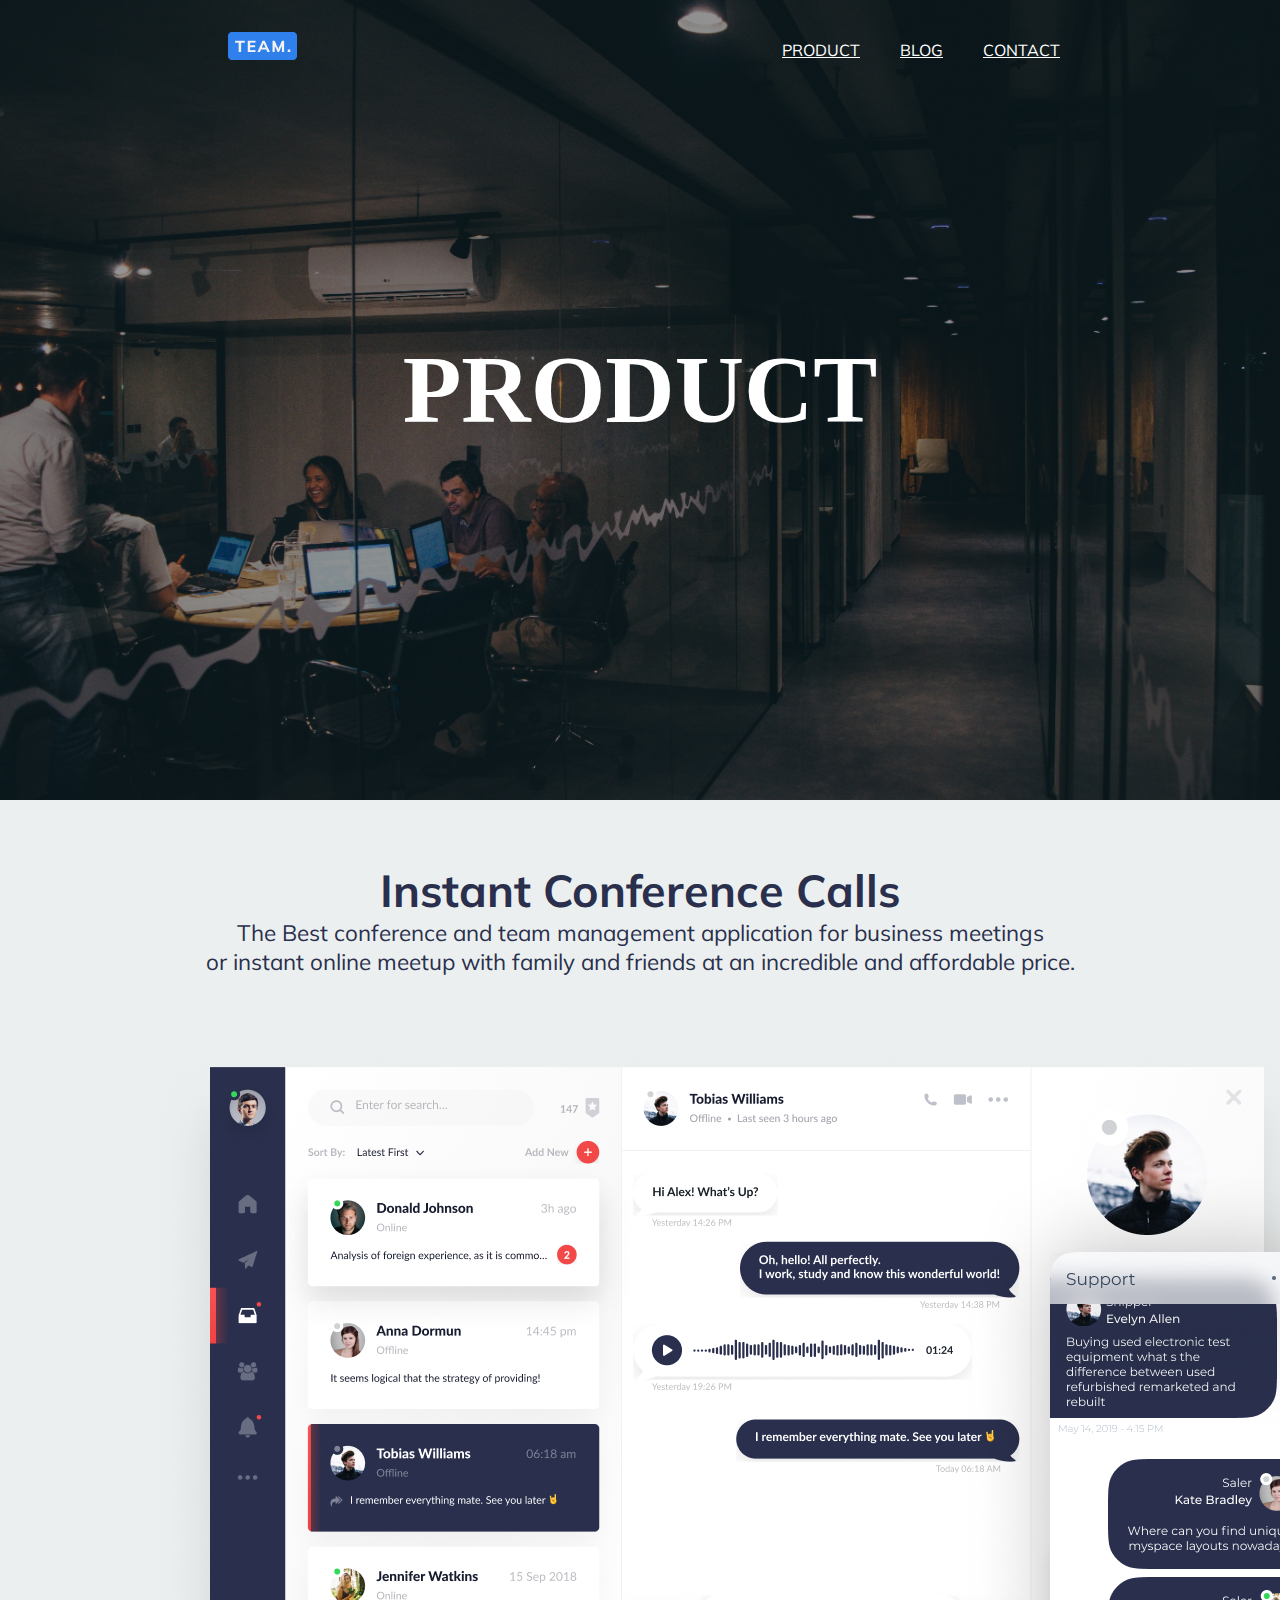
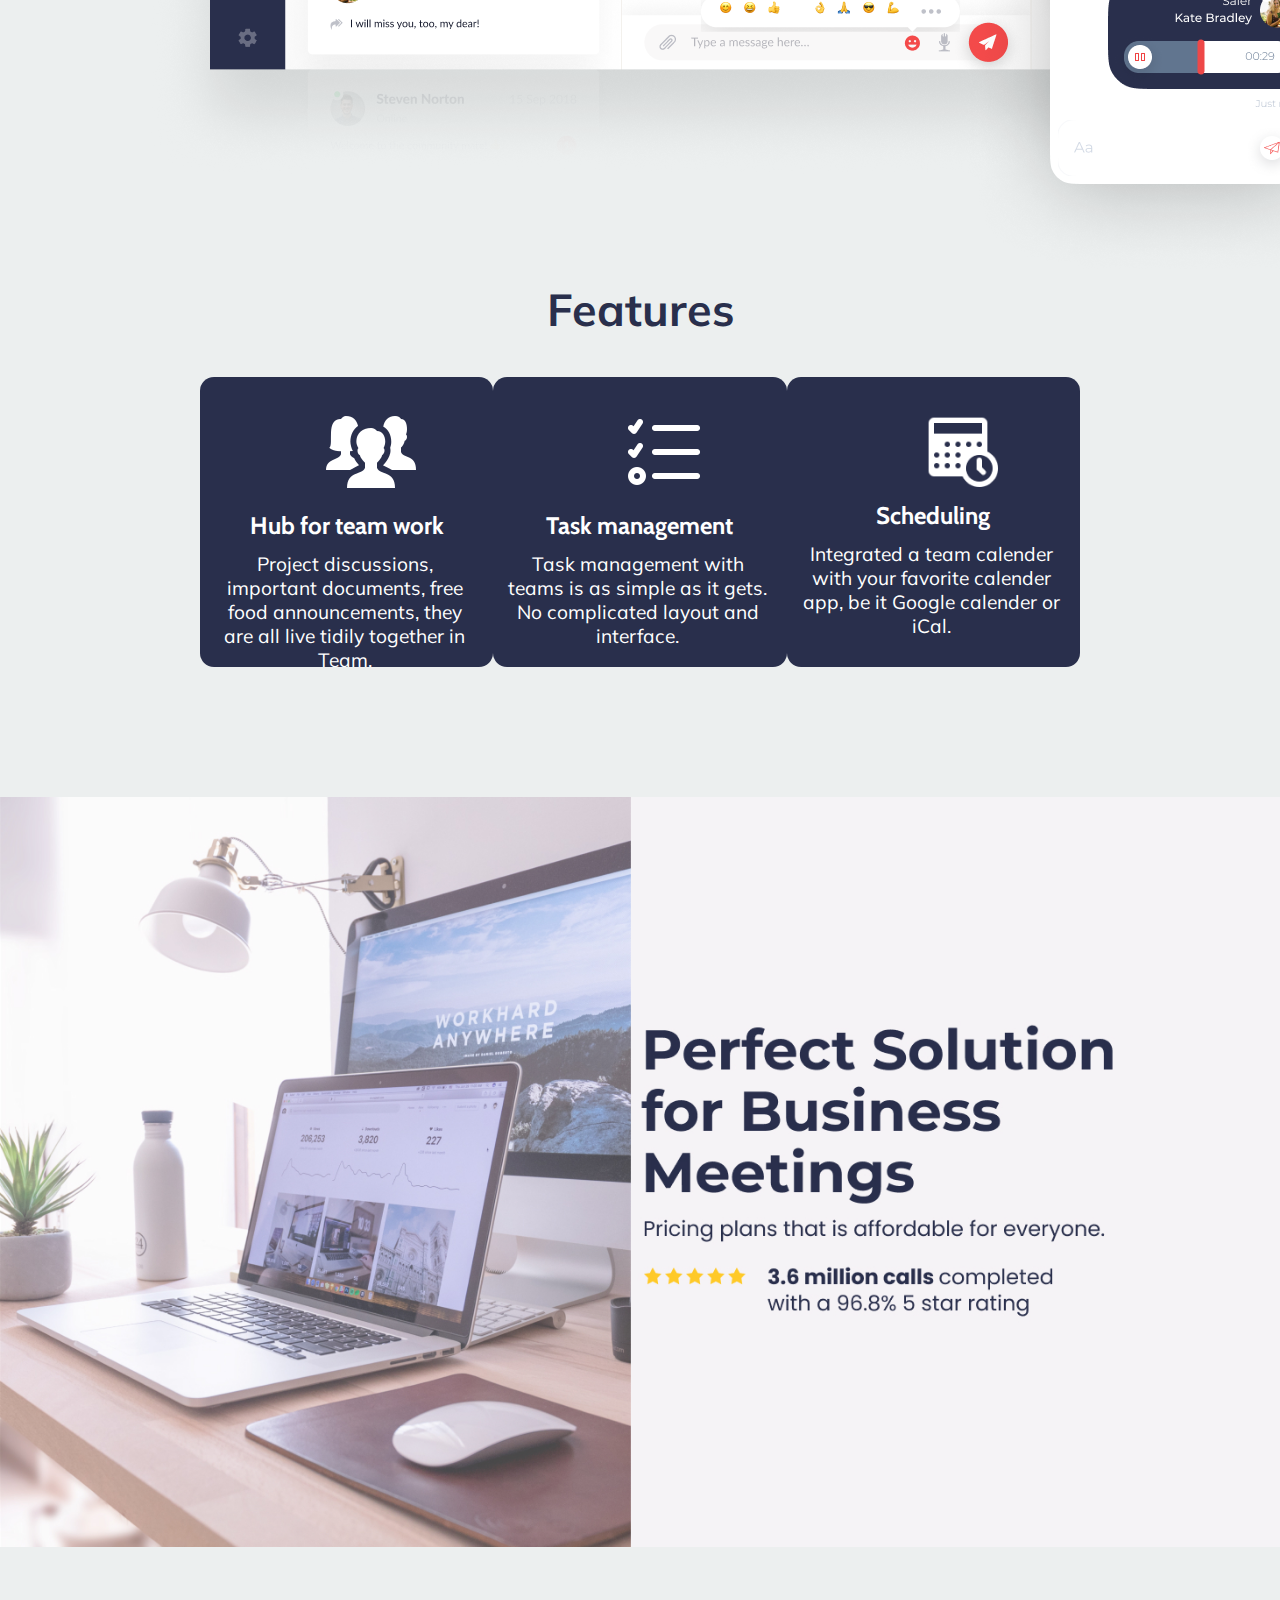
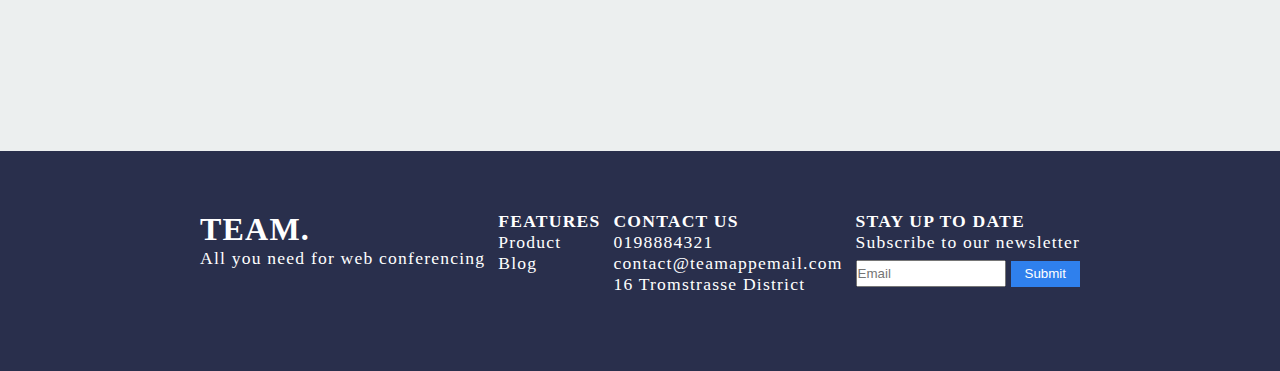
<file: product.html>
<!DOCTYPE html>
<html lang="en">
<head>
    <meta charset="UTF-8">
    <meta http-equiv="X-UA-Compatible" content="IE=edge">
    <meta name="viewport" content="width=device-width, initial-scale=1.0">
    <title>Product</title>
    <link rel="stylesheet" href="style.css">
    <link rel="icon" type="image/png" href="favicon.png">
    <link href="https://fonts.googleapis.com/css2?family=Cabin:wght@700&family=Mulish:wght@600;800&family=Roboto:wght@300;400&family=Rubik&display=swap" rel="stylesheet">

</head>
<body>
    <header class="productheader">
        <nav>
            <div> <a href="index.html"><img src="teamlogo.png" alt="logo"> </a> </div>
             <div>
                <ul>
                    <li> <a href="product.html">PRODUCT <a></li>
                    <li> <a href="blog.html">BLOG</a></li>
                    <li><a href="contact.html">CONTACT</a></li>
                </ul>
            </div>
        </nav>

        <div class="header-product-text">
            <h1>PRODUCT</h1>
           
            <!--<form action="#" method="POST">
                <label for="emailaddress">Email</label>
                <input type="email" id="emailaddress">
            </form> -->
        </div>
   </header>

   <main>
        <div class="product-body-text">
            <h1>Instant Conference Calls</h1>
            <p>The Best conference and team management application for business meetings <br>or instant online meetup with family and friends at an incredible and affordable price. </p>
        </div>
        <div class="product-image">
            <img src="productimage.png" alt="productimage">
        </div>

        <div class="product-feature-text">
            <h1>Features</h1>
        </div>
        <div class="featureset">
            <div class="feature1">
                <img src="featureicon1.png" alt="featureicon">
                <h2>Hub for team work</h2>
                <p>Project discussions, important documents, free food announcements, they are all live tidily together in Team.</p>
            </div>

            <div class="feature1">
                <img src="featureicon2.png" alt="featureicon">
                <h2>Task management</h2>
                <p>Task management with teams 
                    is as simple as it gets. 
                    No complicated layout and interface.</p>
            </div>
        
            <div class="feature1">
                <img src="featureicon3.png" alt="featureicon">
                <h2>Scheduling</h2>
                <p>Integrated a team calender with your favorite calender app, be it Google calender or iCal.</p>
            </div>

        </div>

        <div class="product-image-details">
            <img src="productimagedetails.jpg" alt="">
        </div>
        
   </main>

   <footer>
    <div class="footer">
        <div>
            <h1>TEAM.</h1>
            <p class="footer-text">All you need for web conferencing</p>
        </div>
        <div>
            <h1 class="footer-details">FEATURES</h1>
            <a href="product.html"><p class="footer-text">Product</p></a>
            <a href="blog.html"><p class="footer-text">Blog</p></a>
        </div>
        <div>
            <h1 class="footer-details">CONTACT US</h1>
            <p class="footer-text">0198884321</p>
            <p class="footer-text">contact@teamappemail.com</p>
            <p class="footer-text">16 Tromstrasse District</p>
        </div>
        <div class="subscribe">
            <h1 class="footer-details">STAY UP TO DATE</h1>
            <p class="footer-text">Subscribe to our newsletter</p>
            <form action="abc@email.com" method="POST">
                <input type="text" username="Email" id="Email" placeholder="Email">
                <input type="submit">
            </form>
        </div>
    </div>
   </footer>
</body>
</html>
</file>
<file: style.css>
* {
  
    padding: 0;
    margin: 0;
}

html {
    font-size: 1rem;
   
}

body {
    background-color: hsl(180, 9%, 93%);
}
nav {
    display: flex;
    justify-content: space-between;
    padding-top: 20px;
}

nav ul {
    display: inline-flex;
    list-style-type: none;
    padding-right: 200px;
}

nav img {
    padding-left: 200px;
}

ul li {
    font-family: 'Mulish', sans-serif;
    padding-top: 0px;
    margin: 20px;
    font-size: 1rem;
    text-decoration: underline;
    
}

ul li a{
    color: hsla(216, 25%, 100%);
}


ul li a:hover {
    color: hsl(214, 84%, 56%);
    cursor: pointer;
}


header {
    background:linear-gradient(0deg, rgba(0, 0, 0, 0.4), rgba(0, 0, 0, 0.4)), url('headerimage.jpg');
    background-size: cover;
    background-repeat: no-repeat;
    height: 800px;
    
}
/*product section header style*/

.headertext input{
    height: 43px;
    width: 300px;
    margin-top: 20px;
}

.headertext input:nth-of-type(2){
    height: 43px;
    width: 120px;
    margin-top: 8px;
  color:hsl(0, 0%, 100%);
  background-color: #2F80ED;
  border: none;
  cursor: pointer;
}

.productheader {
    background:linear-gradient(0deg, rgba(0, 0, 0, 0.4), rgba(0, 0, 0, 0.4)), url('product.jpg');
    background-size: cover;
    background-repeat: no-repeat;
    height: 800px;
}

/*contact header style*/

.contactheader {
    background:linear-gradient(0deg, rgba(0, 0, 0, 0.4), rgba(0, 0, 0, 0.4)), url('contact.png');
    background-size: cover;
    background-repeat: no-repeat;
    height: 800px;
}
/*blog header style*/
.blogheader {
    background:linear-gradient(0deg, rgba(0, 0, 0, 0.4), rgba(0, 0, 0, 0.4)), url('blog.jpg');
    background-size: cover;
    background-repeat: no-repeat;
    height: 800px;
}

.blog-text{
    color: hsl(0, 0%, 100%);
    margin-left: 229px;
    margin-top: 130px;
}

.blog-text h1{
    font-family: 'Mulish', sans-serif;
    font-size: 4rem;
}

.blog-text p{
    font-family: 'Mulish', sans-serif;
    font-size: 1.2rem;
}

.header-product-text{
    text-align: center;
    color: hsla(216, 25%, 100%);
    margin: 228px 228px;
    font-size: 3rem;
}

.product-body-text{
    font-family: 'Mulish', sans-serif;
    font-size: 1.4rem;
    text-align: center;
    margin-top: 62px;
    color: hsl(230, 30%, 23%);
}

.product-image{
    margin-top: 76px;
    margin-left: 149px;
}

.product-feature-text{
    text-align: center;
    color: hsl(230, 30%, 23%);
    font-size: 1.4rem;
}

.feature1{
    background-color:hsl(230, 30%, 23%);
    width: 366px;
    height: 290px;
    color: hsl(0, 0%, 100%);
    border-radius: 14px;
}


.featureset{
    display: flex;
    justify-content: space-between;
    margin: 30px 200px;
}

.product-feature-text h1{
    font-family: 'Mulish', sans-serif;
    margin-bottom: 40px;
}

.product-image-details img{
    width: 100%;
    margin-top: 100px;
    margin-bottom: 100px;
}

.feature1 img{
    margin-top: 30px;
    margin-left: 126px;
}
.feature1 h2{
    font-family: 'Cabin', sans-serif;
    text-align: center;
    margin-top: 10px;
}
.feature1 p{
    font-family: 'Mulish', sans-serif;
  font-size: 1.2rem;
  text-align: center;
  padding: 12px 18px 12px 14px;
}

.headertext {
    color: hsla(216, 25%, 100%);
   
    margin: 228px 228px;
}

.headertext h1 {
    font-family: 'Mulish', sans-serif;
    font-size: 3.3rem;
}

.headertext p {
    font-family: 'Mulish', sans-serif;
    font-size: 1rem;
}

.imagetext1 {
    display: flex;
    justify-content: space-between;
}

.imagetext1 .text1 {
   /* font-family: 'Cabin', sans-serif; */
    margin-top: 400px;
    margin-left: 200px;
}

.imagetext1 .text1 p{
    font-size: 1.1rem;
    font-weight: 200;
    color: hsla(230, 30%, 23%);
    margin-bottom: 8px;
  
}
.imagetext1 .text1 h3{
    font-family: 'Cabin', sans-serif; 
    font-size: 2.2rem;
  color: hsl(230, 30%, 23%);
}
.imagetext1 img {
    margin-top: 40px;
}

.imagetext1 p {
    margin-top: 8px;
    font-size: 2.8rem;
    line-height: 1.4;
   
}

.imagetext2 p {
    font-size: 2.8rem;
    line-height: 1.4;
    margin-bottom: 8px;
    margin-top: 8px;
}
.text1 a {
    margin-top: 12px;
    color: #2F80ED;
}

.text2 a {
    margin-top: 12px;
    color: #2F80ED;
}
.text3 a {
    margin-top: 12px;
    color: #2F80ED;
}
.imagetext3 p {
    font-size: 2.8rem;
    line-height: 1.4;
    margin-top: 8px;
    margin-bottom: 8px;
}
.imagetext2 {
    display: flex;
    justify-content: space-between;
}

.imagetext2 img {
    margin-left: 200px;
}

.imagetext2 .text2 {
   /* font-family: 'Cabin', sans-serif; */
    margin: 180px 122px 180px 60px;
}

.imagetext2 .text2 p{
    font-size: 1.1rem;
    font-weight: 200;
    color: hsla(230, 30%, 23%);
  
}
.imagetext2 .text2 h3{
    font-family: 'Cabin', sans-serif; 
    font-size: 2.2rem;
  color: #292F4C;
}

.imagetext3 {
    display: flex;
    justify-content: space-between;
}

.imagetext3 img {
   margin-right: 132px;
}

.imagetext3 .text3 {
   /* font-family: 'Cabin', sans-serif; */
    margin: 160px 68px 180px 200px;
}

.imagetext3 .text3 p{
    font-size: 1.1rem;
    font-weight: 200;
    color: hsla(230, 30%, 23%);
  
}
.imagetext3 .text3 h3{
    font-family: 'Cabin', sans-serif; 
    font-size: 2.2rem;
  color: #292F4C;
}

.reviewtext h2{
    font-family: 'Mulish', sans-serif; 
    text-align: center;
    margin: 40px 0px;
    color: hsl(230, 30%, 23%);
    font-size: 2.2rem;
}

.reviewset {
   /* font-family: 'Mulish', sans-serif; */
    width: 330px;
    background-color: hsl(230, 30%, 23%);
    padding: 12px;
    border-radius: 6;
}

.reviewset .reviewstar{
    margin-left: 22px;
}

.reviewset .profile1{
    display: flex;
    margin-top: 10px;
    margin-left: 28px;
}


.reviewset p {
   
    margin: 14px  18px 10px 26px;
    color: hsl(0, 0%, 100%);
}

.profile1 .profiletext1{
    font-family: 'Mulish', sans-serif;
    margin-top: 8px;
    margin-left: 14px;
    flex-direction: column;
    color: hsl(0, 0%, 100%);
   font-size: 0.8rem;
   letter-spacing: 0.02rem;

}

.reviewcenter{
    display: flex;
    justify-content: space-between;
    margin-left: 200px;
    margin-right: 200px;
}


.contact-map{
    display: flex;
}

.map{
    margin-left: 236px;
    margin-top: 60px;
    
}
/*form*/
.form{
    background-color: hsl(230, 30%, 23%);
    width: 420px;
    height: 360px;
    margin-top: 60px;
    margin-right: 160px;
    padding-top: 30px;
    text-align: center;
   
   
}
.form h1{
    color: aliceblue;
    font-size: 1.38rem;
    padding-bottom: 20px;
}

.form input:nth-of-type(1){
    height: 30px;
    width: 270px;
}
.form input:nth-of-type(2){
    height: 30px;
    width: 270px;
}
.form input:nth-of-type(3){
    height: 30px;
    width: 270px;
}
.form input:nth-of-type(4){
    height: 80px;
    width: 270px;
}

.form input:nth-of-type(5){
    height: 30px;
    width: 70px;
    background-color: hsl(214, 84%, 56%);
    color: hsl(0, 0%, 100%);
    border: none;
    cursor: pointer;
}

.contactcarousel img{
    width: 100%;
    margin-top: 60px;
}


/*blog section*/

.blog-section{
    display: flex;
    flex-wrap: wrap;
    justify-content: space-evenly;
    margin: 40px 200px;
}
.blog-card1{
    width: 368px;
    color: hsl(230, 30%, 23%);
    margin-top: 30px;
}


.blog-card1 a{
    text-decoration: none;
    color: hsl(230, 30%, 23%);
}

.blog-card1 p{
    margin-top: 6px;
    margin-bottom: 6px;
    font-size: 17px;
    line-height: 20px;
    letter-spacing: 1.2;
   
}

.blog-card1 #image2{
    border-radius: 2px;
}

.author-date{
    display: flex;
    margin-top: 2px;
}
.author-date p{
    margin-top: 10px;
    padding-right: 20px;
}

.footer-details {
    font-size: 1.1rem;
    text-transform: capitalize;
}

.subscribe input{
    height: 23px;
    width: 146px;
}

.subscribe input:nth-of-type(2){
    height: 26px;
    width: 69px;
    margin-top: 8px;
  color:hsl(0, 0%, 100%);
  background-color: #2F80ED;
  border: none;
  cursor: pointer;
}
footer{
    background-color: hsl(230, 30%, 23%);
    height: 220px;
    margin-top: 100px;
}
.footer .footer-text{
    font-size: 1.1rem;
}

.footer a {
    color: hsl(0, 0%, 100%);
    text-decoration: none;
}

.footer a:hover {
    color: #2F80ED;
    
}
.footer {
    /* font-family: 'Mulish', sans-serif; */
    letter-spacing: 1.2px;
    padding-top: 60px;
    display: flex;
    justify-content: space-between;
    margin-left: 200px;
    margin-right: 200px;
    color: hsl(0, 0%, 100%);
}
</file>
<file: blogstyle.css>
* {
  
    padding: 0;
    margin: 0;
}

html {
    font-size: 1rem;
   
}

body {
    background-color: hsl(180, 9%, 93%);
}
nav {
    display: flex;
    justify-content: space-between;
    padding-top: 20px;
}

nav ul {
    display: inline-flex;
    list-style-type: none;
    padding-right: 200px;
}

nav img {
    padding-left: 200px;
}

ul li {
    font-family: 'Mulish', sans-serif;
    padding-top: 0px;
    margin: 20px;
    font-size: 1rem;
    text-decoration: underline;
    
}

ul li a{
    color: #292F4C;
}


ul li a:hover {
    color: hsl(214, 84%, 56%);
    cursor: pointer;
}

.blog-header-text{
    width: 500px;
    margin: 0 auto;
    color: #292F4C;
    margin-top: 140px;
} 

.author-date{
    display: flex;
    margin-top: 2px;
    margin-left: 94px;
    
}
.author-date p{
    margin-top: 10px;
    padding-right: 20px;
    
}

.blog1-header-image{
    margin-left: 300px;
    margin-top: 80px;
   
}

.blog1-text{
    width: 700px;
    margin: 0 auto;
    margin-top: 48px;
    color: hsl(230, 30%, 23%);
    line-height: 1.6;
    font-size: 1.2rem;
}

.author-section{
    display: flex;
    margin-top: 20px;
  margin-left: 410px;
  margin-bottom: 80px;
    
}
.author-section img{
    height: 49px;
    margin-top: 14px;
    margin-right: 6px;
}

.author-detail{
    margin-top: 10px;
    padding-right: 20px;
    flex-direction: column;
    color: hsl(230, 30%, 23%);
}

.author-section .author-detail h3{
    text-transform: capitalize;
    color: hsl(230, 30%, 23%);
}

.blog1-header-image img{
    height: 450px;
    width: 900px;
}

.footer-details {
    font-size: 1.1rem;
    text-transform: capitalize;
}

.subscribe input{
    height: 23px;
    width: 146px;
}

.subscribe input:nth-of-type(2){
    height: 26px;
    width: 69px;
    margin-top: 8px;
  color:hsl(0, 0%, 100%);
  background-color: #2F80ED;
  border: none;
  cursor: pointer;
}
footer{
    background-color: hsl(230, 30%, 23%);
    height: 220px;
    margin-top: 100px;
}
.footer .footer-text{
    font-size: 1.1rem;
}

.footer a {
    color: hsl(0, 0%, 100%);
    text-decoration: none;
}

.footer a:hover {
    color: #2F80ED;
    
}
.footer {
    /* font-family: 'Mulish', sans-serif; */
    letter-spacing: 1.2px;
    padding-top: 60px;
    display: flex;
    justify-content: space-between;
    margin-left: 200px;
    margin-right: 200px;
    color: hsl(0, 0%, 100%);
}
</file>
